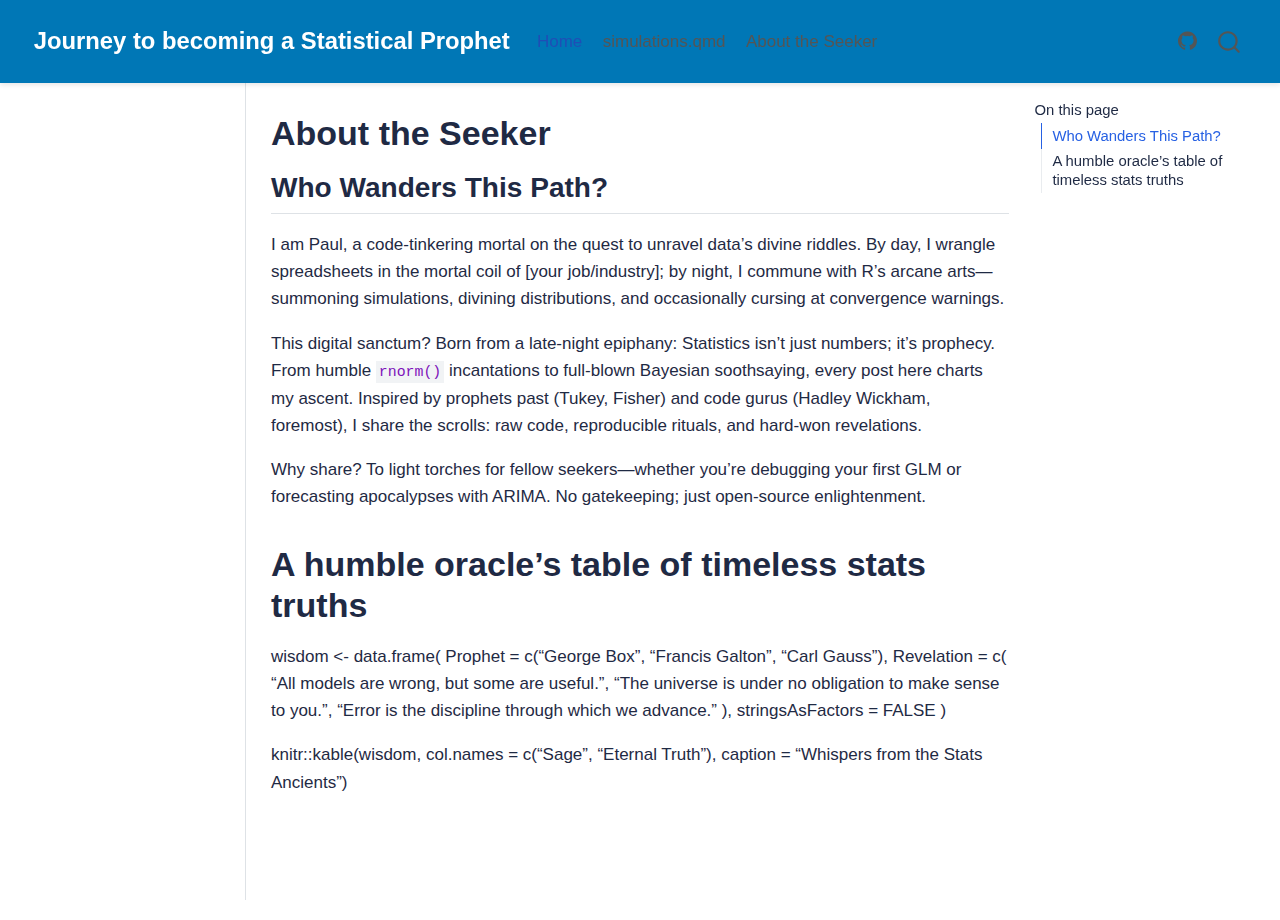
<file: docs/about.html>
<!DOCTYPE html>
<html xmlns="http://www.w3.org/1999/xhtml" lang="en" xml:lang="en"><head>

<meta charset="utf-8">
<meta name="generator" content="quarto-1.8.25">

<meta name="viewport" content="width=device-width, initial-scale=1.0, user-scalable=yes">


<title>About the Seeker – Journey to becoming a Statistical Prophet</title>
<style>
code{white-space: pre-wrap;}
span.smallcaps{font-variant: small-caps;}
div.columns{display: flex; gap: min(4vw, 1.5em);}
div.column{flex: auto; overflow-x: auto;}
div.hanging-indent{margin-left: 1.5em; text-indent: -1.5em;}
ul.task-list{list-style: none;}
ul.task-list li input[type="checkbox"] {
  width: 0.8em;
  margin: 0 0.8em 0.2em -1em; /* quarto-specific, see https://github.com/quarto-dev/quarto-cli/issues/4556 */ 
  vertical-align: middle;
}
</style>


<script src="site_libs/quarto-nav/quarto-nav.js"></script>
<script src="site_libs/quarto-nav/headroom.min.js"></script>
<script src="site_libs/clipboard/clipboard.min.js"></script>
<script src="site_libs/quarto-search/autocomplete.umd.js"></script>
<script src="site_libs/quarto-search/fuse.min.js"></script>
<script src="site_libs/quarto-search/quarto-search.js"></script>
<meta name="quarto:offset" content="./">
<script src="site_libs/quarto-html/quarto.js" type="module"></script>
<script src="site_libs/quarto-html/tabsets/tabsets.js" type="module"></script>
<script src="site_libs/quarto-html/axe/axe-check.js" type="module"></script>
<script src="site_libs/quarto-html/popper.min.js"></script>
<script src="site_libs/quarto-html/tippy.umd.min.js"></script>
<script src="site_libs/quarto-html/anchor.min.js"></script>
<link href="site_libs/quarto-html/tippy.css" rel="stylesheet">
<link href="site_libs/quarto-html/quarto-syntax-highlighting-7b89279ff1a6dce999919e0e67d4d9ec.css" rel="stylesheet" id="quarto-text-highlighting-styles">
<script src="site_libs/bootstrap/bootstrap.min.js"></script>
<link href="site_libs/bootstrap/bootstrap-icons.css" rel="stylesheet">
<link href="site_libs/bootstrap/bootstrap-0d43d66b11c2fa7aae04498a8a8b0758.min.css" rel="stylesheet" append-hash="true" id="quarto-bootstrap" data-mode="light">
<script id="quarto-search-options" type="application/json">{
  "location": "navbar",
  "copy-button": false,
  "collapse-after": 3,
  "panel-placement": "end",
  "type": "overlay",
  "limit": 50,
  "keyboard-shortcut": [
    "f",
    "/",
    "s"
  ],
  "show-item-context": false,
  "language": {
    "search-no-results-text": "No results",
    "search-matching-documents-text": "matching documents",
    "search-copy-link-title": "Copy link to search",
    "search-hide-matches-text": "Hide additional matches",
    "search-more-match-text": "more match in this document",
    "search-more-matches-text": "more matches in this document",
    "search-clear-button-title": "Clear",
    "search-text-placeholder": "",
    "search-detached-cancel-button-title": "Cancel",
    "search-submit-button-title": "Submit",
    "search-label": "Search"
  }
}</script>


<link rel="stylesheet" href="styles.css">
</head>

<body class="nav-sidebar docked nav-fixed quarto-light">

<div id="quarto-search-results"></div>
  <header id="quarto-header" class="headroom fixed-top">
    <nav class="navbar navbar-expand-lg " data-bs-theme="dark">
      <div class="navbar-container container-fluid">
      <div class="navbar-brand-container mx-auto">
    <a href="./index.html" class="navbar-brand navbar-brand-logo">
    </a>
    <a class="navbar-brand" href="./index.html">
    <span class="navbar-title">Journey to becoming a Statistical Prophet</span>
    </a>
  </div>
            <div id="quarto-search" class="" title="Search"></div>
          <button class="navbar-toggler" type="button" data-bs-toggle="collapse" data-bs-target="#navbarCollapse" aria-controls="navbarCollapse" role="menu" aria-expanded="false" aria-label="Toggle navigation" onclick="if (window.quartoToggleHeadroom) { window.quartoToggleHeadroom(); }">
  <span class="navbar-toggler-icon"></span>
</button>
          <div class="collapse navbar-collapse" id="navbarCollapse">
            <ul class="navbar-nav navbar-nav-scroll me-auto">
  <li class="nav-item">
    <a class="nav-link active" href="./index.html" aria-current="page"> 
<span class="menu-text">Home</span></a>
  </li>  
  <li class="nav-item">
    <span class="nav-link">
<span class="menu-text">simulations.qmd</span>
    </span>
  </li>  
  <li class="nav-item">
    <a class="nav-link" href="./about.html"> 
<span class="menu-text">About the Seeker</span></a>
  </li>  
</ul>
            <ul class="navbar-nav navbar-nav-scroll ms-auto">
  <li class="nav-item compact">
    <a class="nav-link" href="http://github.com/paul-kimani/Journey-to-becoming-a-Statistical-Prophet"> <i class="bi bi-github" role="img">
</i> 
<span class="menu-text"></span></a>
  </li>  
</ul>
          </div> <!-- /navcollapse -->
            <div class="quarto-navbar-tools">
</div>
      </div> <!-- /container-fluid -->
    </nav>
  <nav class="quarto-secondary-nav">
    <div class="container-fluid d-flex">
      <button type="button" class="quarto-btn-toggle btn" data-bs-toggle="collapse" role="button" data-bs-target=".quarto-sidebar-collapse-item" aria-controls="quarto-sidebar" aria-expanded="false" aria-label="Toggle sidebar navigation" onclick="if (window.quartoToggleHeadroom) { window.quartoToggleHeadroom(); }">
        <i class="bi bi-layout-text-sidebar-reverse"></i>
      </button>
        <nav class="quarto-page-breadcrumbs" aria-label="breadcrumb"><ol class="breadcrumb"><li class="breadcrumb-item">About the Seeker</li></ol></nav>
        <a class="flex-grow-1" role="navigation" data-bs-toggle="collapse" data-bs-target=".quarto-sidebar-collapse-item" aria-controls="quarto-sidebar" aria-expanded="false" aria-label="Toggle sidebar navigation" onclick="if (window.quartoToggleHeadroom) { window.quartoToggleHeadroom(); }">      
        </a>
    </div>
  </nav>
</header>
<!-- content -->
<div id="quarto-content" class="quarto-container page-columns page-rows-contents page-layout-article page-navbar">
<!-- sidebar -->
  <nav id="quarto-sidebar" class="sidebar collapse collapse-horizontal quarto-sidebar-collapse-item sidebar-navigation docked overflow-auto">
    <div class="pt-lg-2 mt-2 text-left sidebar-header">
      <a href="./index.html" class="sidebar-logo-link">
      </a>
      </div>
</nav>
<div id="quarto-sidebar-glass" class="quarto-sidebar-collapse-item" data-bs-toggle="collapse" data-bs-target=".quarto-sidebar-collapse-item"></div>
<!-- margin-sidebar -->
    <div id="quarto-margin-sidebar" class="sidebar margin-sidebar">
        <nav id="TOC" role="doc-toc" class="toc-active">
    <h2 id="toc-title">On this page</h2>
   
  <ul>
  <li><a href="#who-wanders-this-path" id="toc-who-wanders-this-path" class="nav-link active" data-scroll-target="#who-wanders-this-path">Who Wanders This Path?</a></li>
  <li><a href="#a-humble-oracles-table-of-timeless-stats-truths" id="toc-a-humble-oracles-table-of-timeless-stats-truths" class="nav-link" data-scroll-target="#a-humble-oracles-table-of-timeless-stats-truths">A humble oracle’s table of timeless stats truths</a></li>
  </ul>
</nav>
    </div>
<!-- main -->
<main class="content" id="quarto-document-content">

<header id="title-block-header" class="quarto-title-block default">
<div class="quarto-title">
<h1 class="title">About the Seeker</h1>
</div>



<div class="quarto-title-meta">

    
  
    
  </div>
  


</header>


<section id="who-wanders-this-path" class="level2">
<h2 class="anchored" data-anchor-id="who-wanders-this-path">Who Wanders This Path?</h2>
<p>I am Paul, a code-tinkering mortal on the quest to unravel data’s divine riddles. By day, I wrangle spreadsheets in the mortal coil of [your job/industry]; by night, I commune with R’s arcane arts—summoning simulations, divining distributions, and occasionally cursing at convergence warnings.</p>
<p>This digital sanctum? Born from a late-night epiphany: Statistics isn’t just numbers; it’s prophecy. From humble <code>rnorm()</code> incantations to full-blown Bayesian soothsaying, every post here charts my ascent. Inspired by prophets past (Tukey, Fisher) and code gurus (Hadley Wickham, foremost), I share the scrolls: raw code, reproducible rituals, and hard-won revelations.</p>
<p>Why share? To light torches for fellow seekers—whether you’re debugging your first GLM or forecasting apocalypses with ARIMA. No gatekeeping; just open-source enlightenment.</p>
</section>
<section id="a-humble-oracles-table-of-timeless-stats-truths" class="level1">
<h1>A humble oracle’s table of timeless stats truths</h1>
<p>wisdom &lt;- data.frame( Prophet = c(“George Box”, “Francis Galton”, “Carl Gauss”), Revelation = c( “All models are wrong, but some are useful.”, “The universe is under no obligation to make sense to you.”, “Error is the discipline through which we advance.” ), stringsAsFactors = FALSE )</p>
<p>knitr::kable(wisdom, col.names = c(“Sage”, “Eternal Truth”), caption = “Whispers from the Stats Ancients”)</p>


</section>

</main> <!-- /main -->
<script id="quarto-html-after-body" type="application/javascript">
  window.document.addEventListener("DOMContentLoaded", function (event) {
    const icon = "";
    const anchorJS = new window.AnchorJS();
    anchorJS.options = {
      placement: 'right',
      icon: icon
    };
    anchorJS.add('.anchored');
    const isCodeAnnotation = (el) => {
      for (const clz of el.classList) {
        if (clz.startsWith('code-annotation-')) {                     
          return true;
        }
      }
      return false;
    }
    const onCopySuccess = function(e) {
      // button target
      const button = e.trigger;
      // don't keep focus
      button.blur();
      // flash "checked"
      button.classList.add('code-copy-button-checked');
      var currentTitle = button.getAttribute("title");
      button.setAttribute("title", "Copied!");
      let tooltip;
      if (window.bootstrap) {
        button.setAttribute("data-bs-toggle", "tooltip");
        button.setAttribute("data-bs-placement", "left");
        button.setAttribute("data-bs-title", "Copied!");
        tooltip = new bootstrap.Tooltip(button, 
          { trigger: "manual", 
            customClass: "code-copy-button-tooltip",
            offset: [0, -8]});
        tooltip.show();    
      }
      setTimeout(function() {
        if (tooltip) {
          tooltip.hide();
          button.removeAttribute("data-bs-title");
          button.removeAttribute("data-bs-toggle");
          button.removeAttribute("data-bs-placement");
        }
        button.setAttribute("title", currentTitle);
        button.classList.remove('code-copy-button-checked');
      }, 1000);
      // clear code selection
      e.clearSelection();
    }
    const getTextToCopy = function(trigger) {
      const outerScaffold = trigger.parentElement.cloneNode(true);
      const codeEl = outerScaffold.querySelector('code');
      for (const childEl of codeEl.children) {
        if (isCodeAnnotation(childEl)) {
          childEl.remove();
        }
      }
      return codeEl.innerText;
    }
    const clipboard = new window.ClipboardJS('.code-copy-button:not([data-in-quarto-modal])', {
      text: getTextToCopy
    });
    clipboard.on('success', onCopySuccess);
    if (window.document.getElementById('quarto-embedded-source-code-modal')) {
      const clipboardModal = new window.ClipboardJS('.code-copy-button[data-in-quarto-modal]', {
        text: getTextToCopy,
        container: window.document.getElementById('quarto-embedded-source-code-modal')
      });
      clipboardModal.on('success', onCopySuccess);
    }
      var localhostRegex = new RegExp(/^(?:http|https):\/\/localhost\:?[0-9]*\//);
      var mailtoRegex = new RegExp(/^mailto:/);
        var filterRegex = new RegExp('/' + window.location.host + '/');
      var isInternal = (href) => {
          return filterRegex.test(href) || localhostRegex.test(href) || mailtoRegex.test(href);
      }
      // Inspect non-navigation links and adorn them if external
     var links = window.document.querySelectorAll('a[href]:not(.nav-link):not(.navbar-brand):not(.toc-action):not(.sidebar-link):not(.sidebar-item-toggle):not(.pagination-link):not(.no-external):not([aria-hidden]):not(.dropdown-item):not(.quarto-navigation-tool):not(.about-link)');
      for (var i=0; i<links.length; i++) {
        const link = links[i];
        if (!isInternal(link.href)) {
          // undo the damage that might have been done by quarto-nav.js in the case of
          // links that we want to consider external
          if (link.dataset.originalHref !== undefined) {
            link.href = link.dataset.originalHref;
          }
        }
      }
    function tippyHover(el, contentFn, onTriggerFn, onUntriggerFn) {
      const config = {
        allowHTML: true,
        maxWidth: 500,
        delay: 100,
        arrow: false,
        appendTo: function(el) {
            return el.parentElement;
        },
        interactive: true,
        interactiveBorder: 10,
        theme: 'quarto',
        placement: 'bottom-start',
      };
      if (contentFn) {
        config.content = contentFn;
      }
      if (onTriggerFn) {
        config.onTrigger = onTriggerFn;
      }
      if (onUntriggerFn) {
        config.onUntrigger = onUntriggerFn;
      }
      window.tippy(el, config); 
    }
    const noterefs = window.document.querySelectorAll('a[role="doc-noteref"]');
    for (var i=0; i<noterefs.length; i++) {
      const ref = noterefs[i];
      tippyHover(ref, function() {
        // use id or data attribute instead here
        let href = ref.getAttribute('data-footnote-href') || ref.getAttribute('href');
        try { href = new URL(href).hash; } catch {}
        const id = href.replace(/^#\/?/, "");
        const note = window.document.getElementById(id);
        if (note) {
          return note.innerHTML;
        } else {
          return "";
        }
      });
    }
    const xrefs = window.document.querySelectorAll('a.quarto-xref');
    const processXRef = (id, note) => {
      // Strip column container classes
      const stripColumnClz = (el) => {
        el.classList.remove("page-full", "page-columns");
        if (el.children) {
          for (const child of el.children) {
            stripColumnClz(child);
          }
        }
      }
      stripColumnClz(note)
      if (id === null || id.startsWith('sec-')) {
        // Special case sections, only their first couple elements
        const container = document.createElement("div");
        if (note.children && note.children.length > 2) {
          container.appendChild(note.children[0].cloneNode(true));
          for (let i = 1; i < note.children.length; i++) {
            const child = note.children[i];
            if (child.tagName === "P" && child.innerText === "") {
              continue;
            } else {
              container.appendChild(child.cloneNode(true));
              break;
            }
          }
          if (window.Quarto?.typesetMath) {
            window.Quarto.typesetMath(container);
          }
          return container.innerHTML
        } else {
          if (window.Quarto?.typesetMath) {
            window.Quarto.typesetMath(note);
          }
          return note.innerHTML;
        }
      } else {
        // Remove any anchor links if they are present
        const anchorLink = note.querySelector('a.anchorjs-link');
        if (anchorLink) {
          anchorLink.remove();
        }
        if (window.Quarto?.typesetMath) {
          window.Quarto.typesetMath(note);
        }
        if (note.classList.contains("callout")) {
          return note.outerHTML;
        } else {
          return note.innerHTML;
        }
      }
    }
    for (var i=0; i<xrefs.length; i++) {
      const xref = xrefs[i];
      tippyHover(xref, undefined, function(instance) {
        instance.disable();
        let url = xref.getAttribute('href');
        let hash = undefined; 
        if (url.startsWith('#')) {
          hash = url;
        } else {
          try { hash = new URL(url).hash; } catch {}
        }
        if (hash) {
          const id = hash.replace(/^#\/?/, "");
          const note = window.document.getElementById(id);
          if (note !== null) {
            try {
              const html = processXRef(id, note.cloneNode(true));
              instance.setContent(html);
            } finally {
              instance.enable();
              instance.show();
            }
          } else {
            // See if we can fetch this
            fetch(url.split('#')[0])
            .then(res => res.text())
            .then(html => {
              const parser = new DOMParser();
              const htmlDoc = parser.parseFromString(html, "text/html");
              const note = htmlDoc.getElementById(id);
              if (note !== null) {
                const html = processXRef(id, note);
                instance.setContent(html);
              } 
            }).finally(() => {
              instance.enable();
              instance.show();
            });
          }
        } else {
          // See if we can fetch a full url (with no hash to target)
          // This is a special case and we should probably do some content thinning / targeting
          fetch(url)
          .then(res => res.text())
          .then(html => {
            const parser = new DOMParser();
            const htmlDoc = parser.parseFromString(html, "text/html");
            const note = htmlDoc.querySelector('main.content');
            if (note !== null) {
              // This should only happen for chapter cross references
              // (since there is no id in the URL)
              // remove the first header
              if (note.children.length > 0 && note.children[0].tagName === "HEADER") {
                note.children[0].remove();
              }
              const html = processXRef(null, note);
              instance.setContent(html);
            } 
          }).finally(() => {
            instance.enable();
            instance.show();
          });
        }
      }, function(instance) {
      });
    }
        let selectedAnnoteEl;
        const selectorForAnnotation = ( cell, annotation) => {
          let cellAttr = 'data-code-cell="' + cell + '"';
          let lineAttr = 'data-code-annotation="' +  annotation + '"';
          const selector = 'span[' + cellAttr + '][' + lineAttr + ']';
          return selector;
        }
        const selectCodeLines = (annoteEl) => {
          const doc = window.document;
          const targetCell = annoteEl.getAttribute("data-target-cell");
          const targetAnnotation = annoteEl.getAttribute("data-target-annotation");
          const annoteSpan = window.document.querySelector(selectorForAnnotation(targetCell, targetAnnotation));
          const lines = annoteSpan.getAttribute("data-code-lines").split(",");
          const lineIds = lines.map((line) => {
            return targetCell + "-" + line;
          })
          let top = null;
          let height = null;
          let parent = null;
          if (lineIds.length > 0) {
              //compute the position of the single el (top and bottom and make a div)
              const el = window.document.getElementById(lineIds[0]);
              top = el.offsetTop;
              height = el.offsetHeight;
              parent = el.parentElement.parentElement;
            if (lineIds.length > 1) {
              const lastEl = window.document.getElementById(lineIds[lineIds.length - 1]);
              const bottom = lastEl.offsetTop + lastEl.offsetHeight;
              height = bottom - top;
            }
            if (top !== null && height !== null && parent !== null) {
              // cook up a div (if necessary) and position it 
              let div = window.document.getElementById("code-annotation-line-highlight");
              if (div === null) {
                div = window.document.createElement("div");
                div.setAttribute("id", "code-annotation-line-highlight");
                div.style.position = 'absolute';
                parent.appendChild(div);
              }
              div.style.top = top - 2 + "px";
              div.style.height = height + 4 + "px";
              div.style.left = 0;
              let gutterDiv = window.document.getElementById("code-annotation-line-highlight-gutter");
              if (gutterDiv === null) {
                gutterDiv = window.document.createElement("div");
                gutterDiv.setAttribute("id", "code-annotation-line-highlight-gutter");
                gutterDiv.style.position = 'absolute';
                const codeCell = window.document.getElementById(targetCell);
                const gutter = codeCell.querySelector('.code-annotation-gutter');
                gutter.appendChild(gutterDiv);
              }
              gutterDiv.style.top = top - 2 + "px";
              gutterDiv.style.height = height + 4 + "px";
            }
            selectedAnnoteEl = annoteEl;
          }
        };
        const unselectCodeLines = () => {
          const elementsIds = ["code-annotation-line-highlight", "code-annotation-line-highlight-gutter"];
          elementsIds.forEach((elId) => {
            const div = window.document.getElementById(elId);
            if (div) {
              div.remove();
            }
          });
          selectedAnnoteEl = undefined;
        };
          // Handle positioning of the toggle
      window.addEventListener(
        "resize",
        throttle(() => {
          elRect = undefined;
          if (selectedAnnoteEl) {
            selectCodeLines(selectedAnnoteEl);
          }
        }, 10)
      );
      function throttle(fn, ms) {
      let throttle = false;
      let timer;
        return (...args) => {
          if(!throttle) { // first call gets through
              fn.apply(this, args);
              throttle = true;
          } else { // all the others get throttled
              if(timer) clearTimeout(timer); // cancel #2
              timer = setTimeout(() => {
                fn.apply(this, args);
                timer = throttle = false;
              }, ms);
          }
        };
      }
        // Attach click handler to the DT
        const annoteDls = window.document.querySelectorAll('dt[data-target-cell]');
        for (const annoteDlNode of annoteDls) {
          annoteDlNode.addEventListener('click', (event) => {
            const clickedEl = event.target;
            if (clickedEl !== selectedAnnoteEl) {
              unselectCodeLines();
              const activeEl = window.document.querySelector('dt[data-target-cell].code-annotation-active');
              if (activeEl) {
                activeEl.classList.remove('code-annotation-active');
              }
              selectCodeLines(clickedEl);
              clickedEl.classList.add('code-annotation-active');
            } else {
              // Unselect the line
              unselectCodeLines();
              clickedEl.classList.remove('code-annotation-active');
            }
          });
        }
    const findCites = (el) => {
      const parentEl = el.parentElement;
      if (parentEl) {
        const cites = parentEl.dataset.cites;
        if (cites) {
          return {
            el,
            cites: cites.split(' ')
          };
        } else {
          return findCites(el.parentElement)
        }
      } else {
        return undefined;
      }
    };
    var bibliorefs = window.document.querySelectorAll('a[role="doc-biblioref"]');
    for (var i=0; i<bibliorefs.length; i++) {
      const ref = bibliorefs[i];
      const citeInfo = findCites(ref);
      if (citeInfo) {
        tippyHover(citeInfo.el, function() {
          var popup = window.document.createElement('div');
          citeInfo.cites.forEach(function(cite) {
            var citeDiv = window.document.createElement('div');
            citeDiv.classList.add('hanging-indent');
            citeDiv.classList.add('csl-entry');
            var biblioDiv = window.document.getElementById('ref-' + cite);
            if (biblioDiv) {
              citeDiv.innerHTML = biblioDiv.innerHTML;
            }
            popup.appendChild(citeDiv);
          });
          return popup.innerHTML;
        });
      }
    }
  });
  </script>
</div> <!-- /content -->




</body></html>
</file>
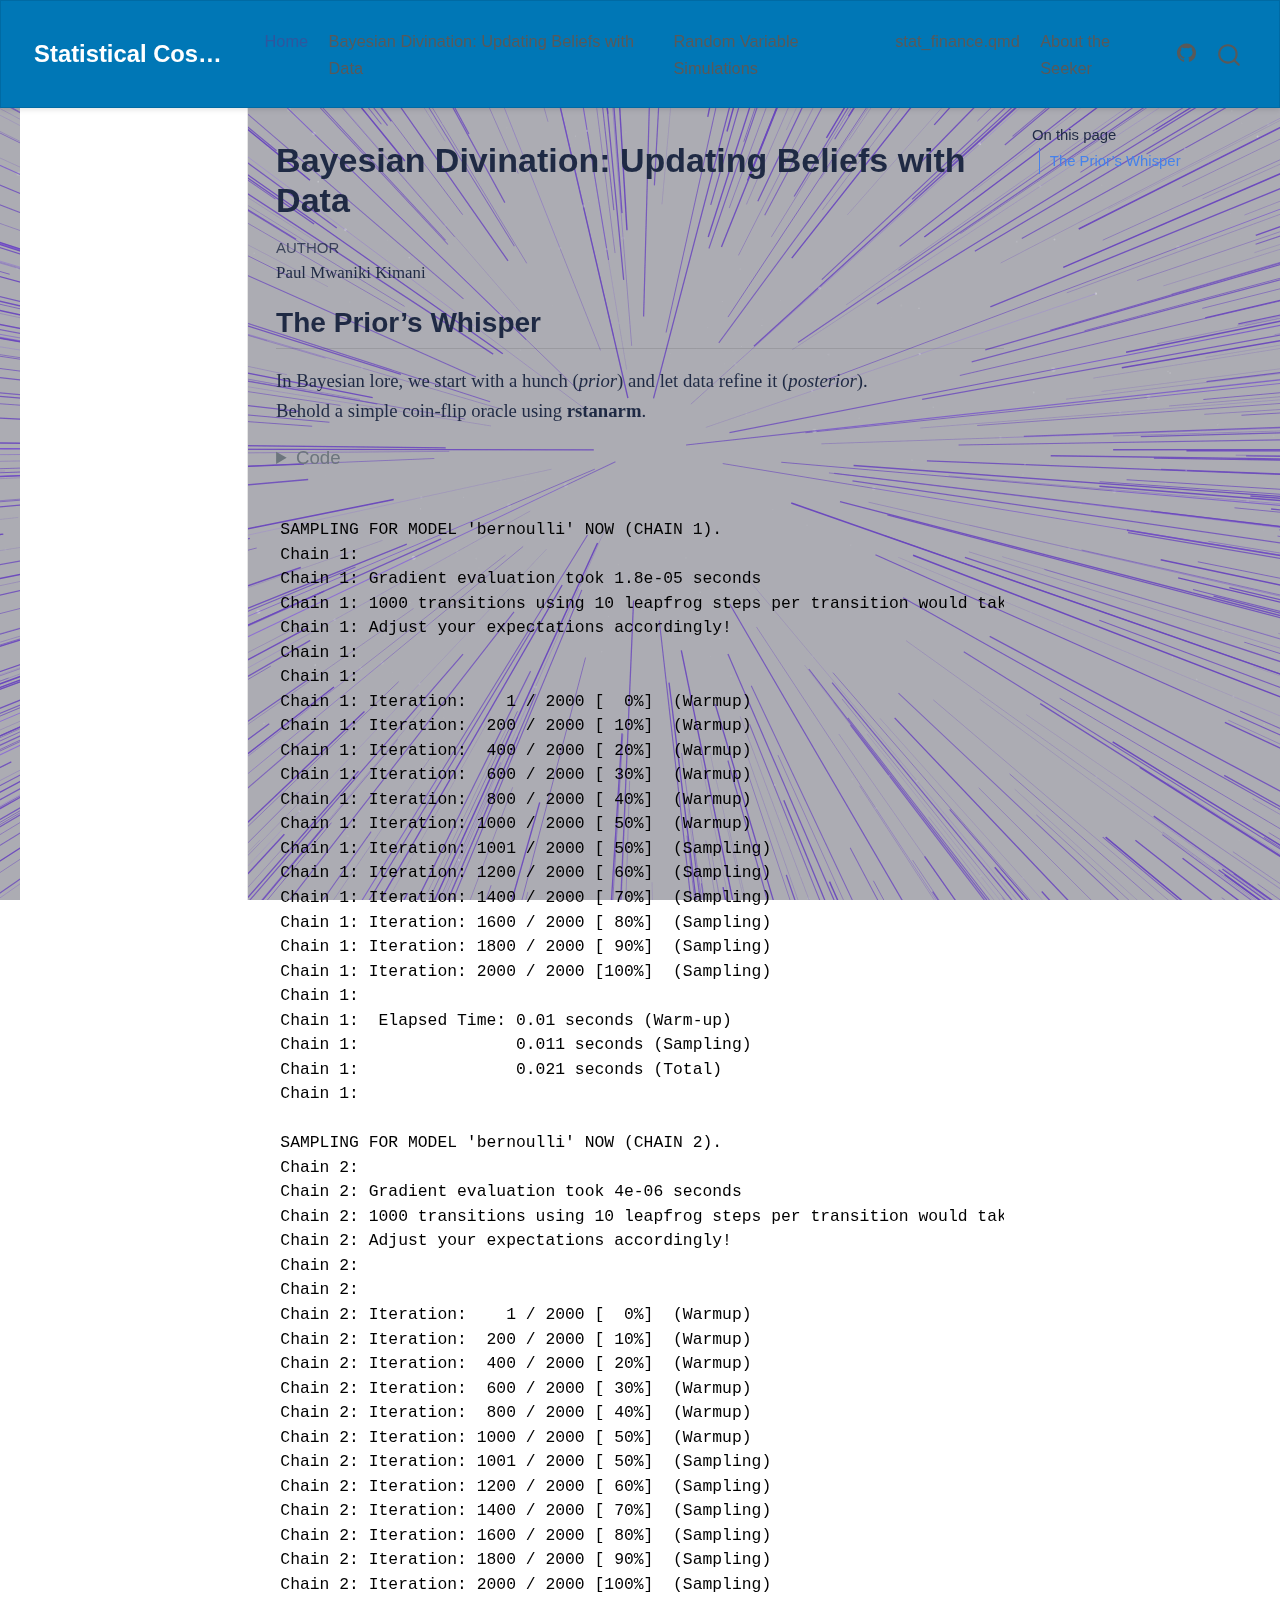
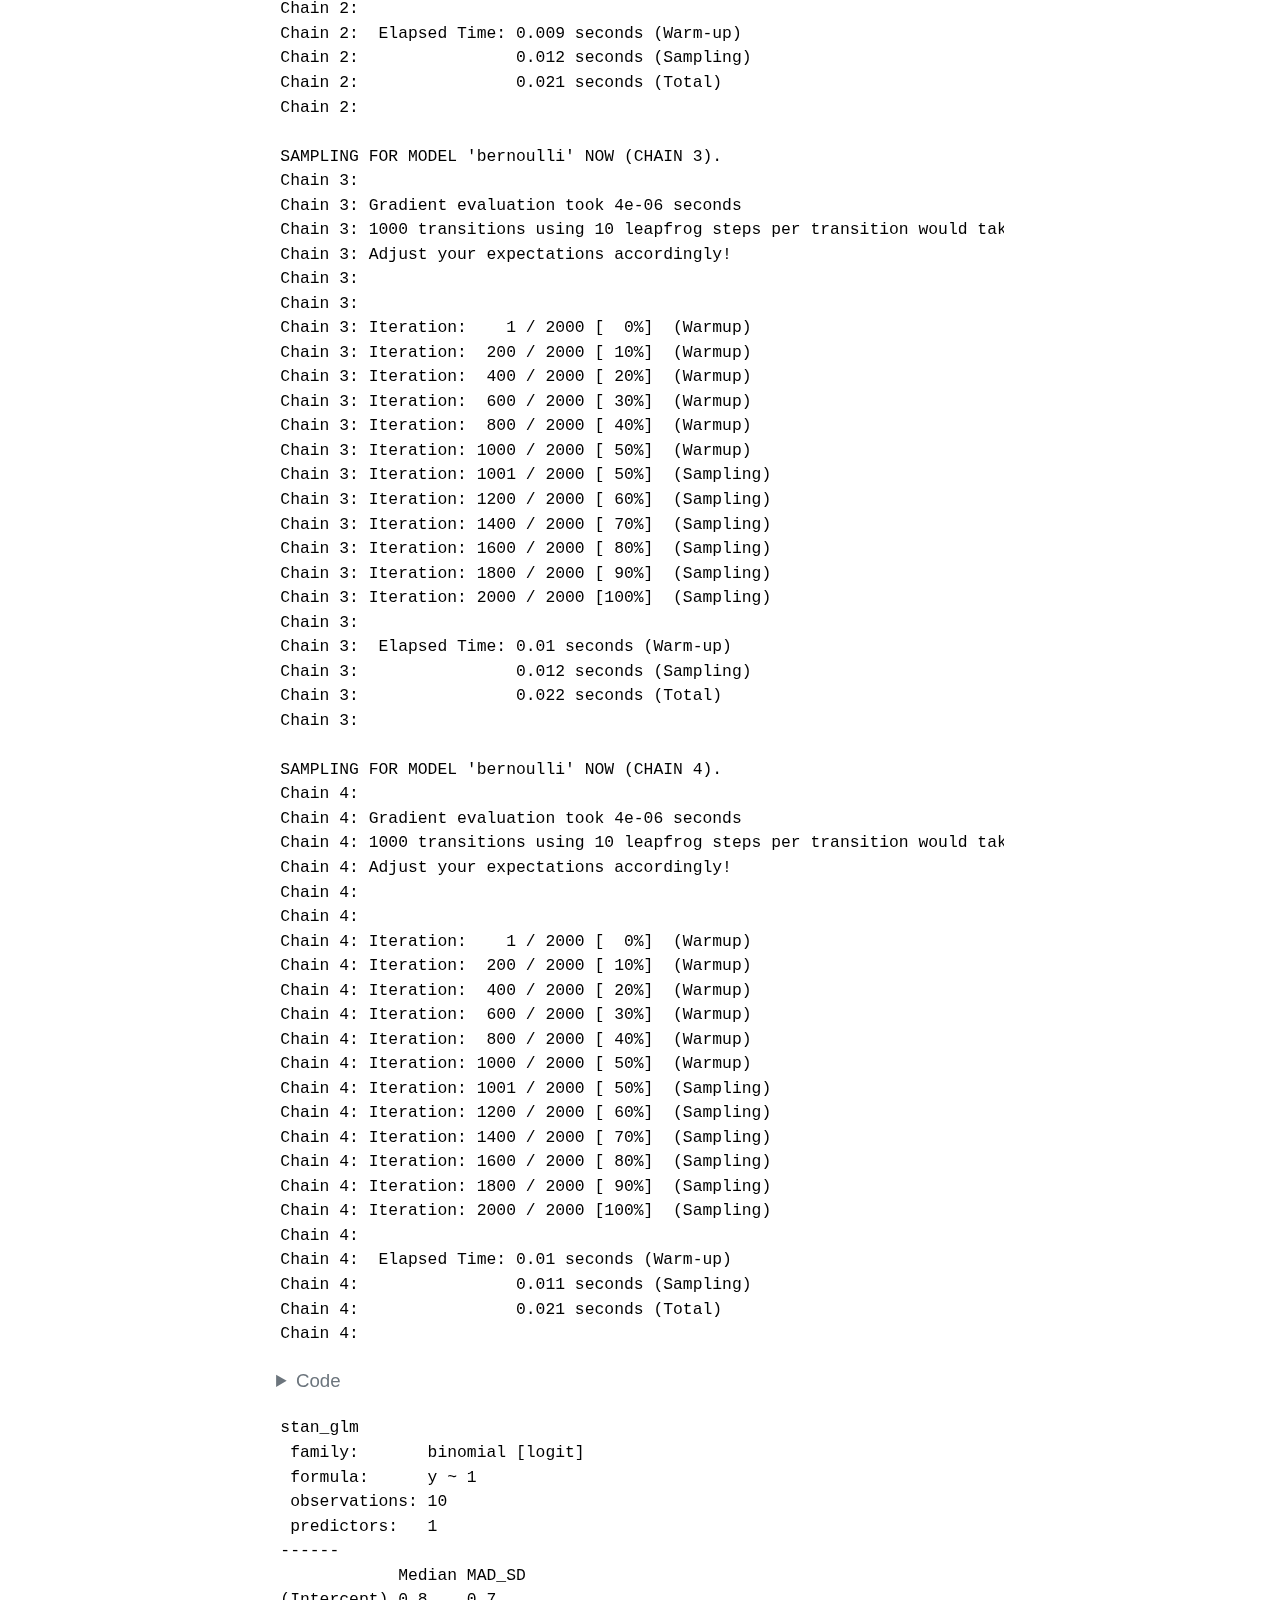
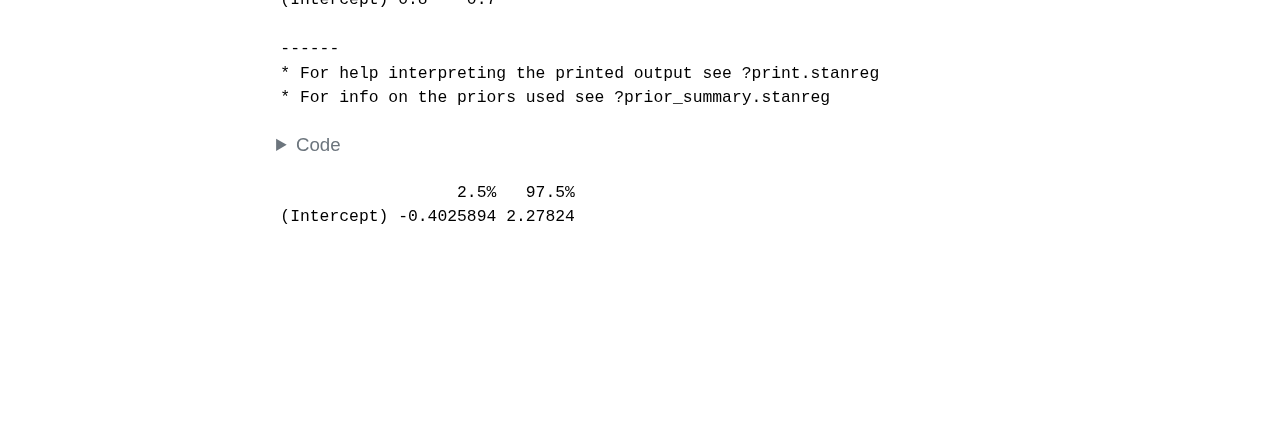
<file: docs/bayesian-divination.html>
<!DOCTYPE html>
<html xmlns="http://www.w3.org/1999/xhtml" lang="en" xml:lang="en"><head>

<meta charset="utf-8">
<meta name="generator" content="quarto-1.8.25">

<meta name="viewport" content="width=device-width, initial-scale=1.0, user-scalable=yes">

<meta name="author" content="Paul Mwaniki Kimani">

<title>Bayesian Divination: Updating Beliefs with Data – Statistical Cosmos</title>
<style>
code{white-space: pre-wrap;}
span.smallcaps{font-variant: small-caps;}
div.columns{display: flex; gap: min(4vw, 1.5em);}
div.column{flex: auto; overflow-x: auto;}
div.hanging-indent{margin-left: 1.5em; text-indent: -1.5em;}
ul.task-list{list-style: none;}
ul.task-list li input[type="checkbox"] {
  width: 0.8em;
  margin: 0 0.8em 0.2em -1em; /* quarto-specific, see https://github.com/quarto-dev/quarto-cli/issues/4556 */ 
  vertical-align: middle;
}
/* CSS for syntax highlighting */
html { -webkit-text-size-adjust: 100%; }
pre > code.sourceCode { white-space: pre; position: relative; }
pre > code.sourceCode > span { display: inline-block; line-height: 1.25; }
pre > code.sourceCode > span:empty { height: 1.2em; }
.sourceCode { overflow: visible; }
code.sourceCode > span { color: inherit; text-decoration: inherit; }
div.sourceCode { margin: 1em 0; }
pre.sourceCode { margin: 0; }
@media screen {
div.sourceCode { overflow: auto; }
}
@media print {
pre > code.sourceCode { white-space: pre-wrap; }
pre > code.sourceCode > span { text-indent: -5em; padding-left: 5em; }
}
pre.numberSource code
  { counter-reset: source-line 0; }
pre.numberSource code > span
  { position: relative; left: -4em; counter-increment: source-line; }
pre.numberSource code > span > a:first-child::before
  { content: counter(source-line);
    position: relative; left: -1em; text-align: right; vertical-align: baseline;
    border: none; display: inline-block;
    -webkit-touch-callout: none; -webkit-user-select: none;
    -khtml-user-select: none; -moz-user-select: none;
    -ms-user-select: none; user-select: none;
    padding: 0 4px; width: 4em;
  }
pre.numberSource { margin-left: 3em;  padding-left: 4px; }
div.sourceCode
  {   }
@media screen {
pre > code.sourceCode > span > a:first-child::before { text-decoration: underline; }
}
</style>


<script src="site_libs/quarto-nav/quarto-nav.js"></script>
<script src="site_libs/quarto-nav/headroom.min.js"></script>
<script src="site_libs/clipboard/clipboard.min.js"></script>
<script src="site_libs/quarto-search/autocomplete.umd.js"></script>
<script src="site_libs/quarto-search/fuse.min.js"></script>
<script src="site_libs/quarto-search/quarto-search.js"></script>
<meta name="quarto:offset" content="./">
<script src="site_libs/quarto-html/quarto.js" type="module"></script>
<script src="site_libs/quarto-html/tabsets/tabsets.js" type="module"></script>
<script src="site_libs/quarto-html/axe/axe-check.js" type="module"></script>
<script src="site_libs/quarto-html/popper.min.js"></script>
<script src="site_libs/quarto-html/tippy.umd.min.js"></script>
<script src="site_libs/quarto-html/anchor.min.js"></script>
<link href="site_libs/quarto-html/tippy.css" rel="stylesheet">
<link href="site_libs/quarto-html/quarto-syntax-highlighting-7b89279ff1a6dce999919e0e67d4d9ec.css" rel="stylesheet" id="quarto-text-highlighting-styles">
<script src="site_libs/bootstrap/bootstrap.min.js"></script>
<link href="site_libs/bootstrap/bootstrap-icons.css" rel="stylesheet">
<link href="site_libs/bootstrap/bootstrap-6ed4a91cb02c6c931847aa17a3879270.min.css" rel="stylesheet" append-hash="true" id="quarto-bootstrap" data-mode="light">
<script id="quarto-search-options" type="application/json">{
  "location": "navbar",
  "copy-button": false,
  "collapse-after": 3,
  "panel-placement": "end",
  "type": "overlay",
  "limit": 50,
  "keyboard-shortcut": [
    "f",
    "/",
    "s"
  ],
  "show-item-context": false,
  "language": {
    "search-no-results-text": "No results",
    "search-matching-documents-text": "matching documents",
    "search-copy-link-title": "Copy link to search",
    "search-hide-matches-text": "Hide additional matches",
    "search-more-match-text": "more match in this document",
    "search-more-matches-text": "more matches in this document",
    "search-clear-button-title": "Clear",
    "search-text-placeholder": "",
    "search-detached-cancel-button-title": "Cancel",
    "search-submit-button-title": "Submit",
    "search-label": "Search"
  }
}</script>
<link rel="stylesheet" href="https://fonts.googleapis.com/css2?family=Source+Sans+Pro:wght@400;600&amp;family=JetBrains+Mono&amp;display=swap">
</head><body class="nav-sidebar docked nav-fixed quarto-light"><canvas id="starfield" style="position: fixed; top: 0; left: 0; width: 100%; height: 100%; z-index: -1;"></canvas>
<script src="starfield.js"></script>


<link rel="stylesheet" href="styles.css">




<div id="quarto-search-results"></div>
  <header id="quarto-header" class="headroom fixed-top">
    <nav class="navbar navbar-expand-lg " data-bs-theme="dark">
      <div class="navbar-container container-fluid">
      <div class="navbar-brand-container mx-auto">
    <a href="./index.html" class="navbar-brand navbar-brand-logo">
    </a>
    <a class="navbar-brand" href="./index.html">
    <span class="navbar-title">Statistical Cosmos</span>
    </a>
  </div>
            <div id="quarto-search" class="" title="Search"></div>
          <button class="navbar-toggler" type="button" data-bs-toggle="collapse" data-bs-target="#navbarCollapse" aria-controls="navbarCollapse" role="menu" aria-expanded="false" aria-label="Toggle navigation" onclick="if (window.quartoToggleHeadroom) { window.quartoToggleHeadroom(); }">
  <span class="navbar-toggler-icon"></span>
</button>
          <div class="collapse navbar-collapse" id="navbarCollapse">
            <ul class="navbar-nav navbar-nav-scroll me-auto">
  <li class="nav-item">
    <a class="nav-link active" href="./index.html" aria-current="page"> 
<span class="menu-text">Home</span></a>
  </li>  
  <li class="nav-item">
    <a class="nav-link" href="./bayesian-divination.html"> 
<span class="menu-text">Bayesian Divination: Updating Beliefs with Data</span></a>
  </li>  
  <li class="nav-item">
    <a class="nav-link" href="./simulations.html"> 
<span class="menu-text">Random Variable Simulations</span></a>
  </li>  
  <li class="nav-item">
    <span class="nav-link">
<span class="menu-text">stat_finance.qmd</span>
    </span>
  </li>  
  <li class="nav-item">
    <a class="nav-link" href="./about.html"> 
<span class="menu-text">About the Seeker</span></a>
  </li>  
</ul>
            <ul class="navbar-nav navbar-nav-scroll ms-auto">
  <li class="nav-item compact">
    <a class="nav-link" href="http://github.com/paul-kimani/Journey-to-becoming-a-Statistical-Prophet"> <i class="bi bi-github" role="img">
</i> 
<span class="menu-text"></span></a>
  </li>  
</ul>
          </div> <!-- /navcollapse -->
            <div class="quarto-navbar-tools">
</div>
      </div> <!-- /container-fluid -->
    </nav>
  <nav class="quarto-secondary-nav">
    <div class="container-fluid d-flex">
      <button type="button" class="quarto-btn-toggle btn" data-bs-toggle="collapse" role="button" data-bs-target=".quarto-sidebar-collapse-item" aria-controls="quarto-sidebar" aria-expanded="false" aria-label="Toggle sidebar navigation" onclick="if (window.quartoToggleHeadroom) { window.quartoToggleHeadroom(); }">
        <i class="bi bi-layout-text-sidebar-reverse"></i>
      </button>
        <nav class="quarto-page-breadcrumbs" aria-label="breadcrumb"><ol class="breadcrumb"><li class="breadcrumb-item">Bayesian Divination: Updating Beliefs with Data</li></ol></nav>
        <a class="flex-grow-1" role="navigation" data-bs-toggle="collapse" data-bs-target=".quarto-sidebar-collapse-item" aria-controls="quarto-sidebar" aria-expanded="false" aria-label="Toggle sidebar navigation" onclick="if (window.quartoToggleHeadroom) { window.quartoToggleHeadroom(); }">      
        </a>
    </div>
  </nav>
</header>
<!-- content -->
<div id="quarto-content" class="quarto-container page-columns page-rows-contents page-layout-article page-navbar">
<!-- sidebar -->
  <nav id="quarto-sidebar" class="sidebar collapse collapse-horizontal quarto-sidebar-collapse-item sidebar-navigation docked overflow-auto">
    <div class="pt-lg-2 mt-2 text-left sidebar-header">
      <a href="./index.html" class="sidebar-logo-link">
      </a>
      </div>
</nav>
<div id="quarto-sidebar-glass" class="quarto-sidebar-collapse-item" data-bs-toggle="collapse" data-bs-target=".quarto-sidebar-collapse-item"></div>
<!-- margin-sidebar -->
    <div id="quarto-margin-sidebar" class="sidebar margin-sidebar">
        <nav id="TOC" role="doc-toc" class="toc-active">
    <h2 id="toc-title">On this page</h2>
   
  <ul>
  <li><a href="#the-priors-whisper" id="toc-the-priors-whisper" class="nav-link active" data-scroll-target="#the-priors-whisper">The Prior’s Whisper</a></li>
  </ul>
</nav>
    </div>
<!-- main -->
<main class="content" id="quarto-document-content">

<header id="title-block-header" class="quarto-title-block default">
<div class="quarto-title">
<h1 class="title">Bayesian Divination: Updating Beliefs with Data</h1>
</div>



<div class="quarto-title-meta">

    <div>
    <div class="quarto-title-meta-heading">Author</div>
    <div class="quarto-title-meta-contents">
             <p>Paul Mwaniki Kimani </p>
          </div>
  </div>
    
  
    
  </div>
  


</header>


<section id="the-priors-whisper" class="level2">
<h2 class="anchored" data-anchor-id="the-priors-whisper">The Prior’s Whisper</h2>
<p>In Bayesian lore, we start with a hunch (<em>prior</em>) and let data refine it (<em>posterior</em>).<br>
Behold a simple coin-flip oracle using <strong>rstanarm</strong>.</p>
<div class="cell">
<details class="code-fold">
<summary>Code</summary>
<div class="code-copy-outer-scaffold"><div class="sourceCode cell-code" id="cb1"><pre class="sourceCode r code-with-copy"><code class="sourceCode r"><span id="cb1-1"><a href="#cb1-1" aria-hidden="true" tabindex="-1"></a><span class="co">#knitr::opts_chunk$set(</span></span>
<span id="cb1-2"><a href="#cb1-2" aria-hidden="true" tabindex="-1"></a><span class="co">#   echo = true,</span></span>
<span id="cb1-3"><a href="#cb1-3" aria-hidden="true" tabindex="-1"></a><span class="co">#   message = TRUE,</span></span>
<span id="cb1-4"><a href="#cb1-4" aria-hidden="true" tabindex="-1"></a><span class="co">#   warning = TRUE</span></span>
<span id="cb1-5"><a href="#cb1-5" aria-hidden="true" tabindex="-1"></a><span class="co">#)</span></span>
<span id="cb1-6"><a href="#cb1-6" aria-hidden="true" tabindex="-1"></a><span class="co">#install.packages("rstanarm")</span></span>
<span id="cb1-7"><a href="#cb1-7" aria-hidden="true" tabindex="-1"></a><span class="fu">library</span>(rstanarm)</span>
<span id="cb1-8"><a href="#cb1-8" aria-hidden="true" tabindex="-1"></a></span>
<span id="cb1-9"><a href="#cb1-9" aria-hidden="true" tabindex="-1"></a><span class="co"># Simulated flips: 7 heads in 10 tosses</span></span>
<span id="cb1-10"><a href="#cb1-10" aria-hidden="true" tabindex="-1"></a>data <span class="ot">&lt;-</span> <span class="fu">data.frame</span>(<span class="at">y =</span> <span class="fu">c</span>(<span class="fu">rep</span>(<span class="dv">1</span>,<span class="dv">7</span>), <span class="fu">rep</span>(<span class="dv">0</span>,<span class="dv">3</span>)))  <span class="co"># 1 = head</span></span>
<span id="cb1-11"><a href="#cb1-11" aria-hidden="true" tabindex="-1"></a></span>
<span id="cb1-12"><a href="#cb1-12" aria-hidden="true" tabindex="-1"></a><span class="co"># Divination model</span></span>
<span id="cb1-13"><a href="#cb1-13" aria-hidden="true" tabindex="-1"></a>model <span class="ot">&lt;-</span> <span class="fu">stan_glm</span>(y <span class="sc">~</span> <span class="dv">1</span>, <span class="at">family =</span> <span class="fu">binomial</span>(<span class="at">link =</span> <span class="st">"logit"</span>), <span class="at">data =</span> data)</span></code></pre></div><button title="Copy to Clipboard" class="code-copy-button"><i class="bi"></i></button></div>
</details>
<div class="cell-output cell-output-stdout">
<pre><code>
SAMPLING FOR MODEL 'bernoulli' NOW (CHAIN 1).
Chain 1: 
Chain 1: Gradient evaluation took 1.8e-05 seconds
Chain 1: 1000 transitions using 10 leapfrog steps per transition would take 0.18 seconds.
Chain 1: Adjust your expectations accordingly!
Chain 1: 
Chain 1: 
Chain 1: Iteration:    1 / 2000 [  0%]  (Warmup)
Chain 1: Iteration:  200 / 2000 [ 10%]  (Warmup)
Chain 1: Iteration:  400 / 2000 [ 20%]  (Warmup)
Chain 1: Iteration:  600 / 2000 [ 30%]  (Warmup)
Chain 1: Iteration:  800 / 2000 [ 40%]  (Warmup)
Chain 1: Iteration: 1000 / 2000 [ 50%]  (Warmup)
Chain 1: Iteration: 1001 / 2000 [ 50%]  (Sampling)
Chain 1: Iteration: 1200 / 2000 [ 60%]  (Sampling)
Chain 1: Iteration: 1400 / 2000 [ 70%]  (Sampling)
Chain 1: Iteration: 1600 / 2000 [ 80%]  (Sampling)
Chain 1: Iteration: 1800 / 2000 [ 90%]  (Sampling)
Chain 1: Iteration: 2000 / 2000 [100%]  (Sampling)
Chain 1: 
Chain 1:  Elapsed Time: 0.01 seconds (Warm-up)
Chain 1:                0.011 seconds (Sampling)
Chain 1:                0.021 seconds (Total)
Chain 1: 

SAMPLING FOR MODEL 'bernoulli' NOW (CHAIN 2).
Chain 2: 
Chain 2: Gradient evaluation took 4e-06 seconds
Chain 2: 1000 transitions using 10 leapfrog steps per transition would take 0.04 seconds.
Chain 2: Adjust your expectations accordingly!
Chain 2: 
Chain 2: 
Chain 2: Iteration:    1 / 2000 [  0%]  (Warmup)
Chain 2: Iteration:  200 / 2000 [ 10%]  (Warmup)
Chain 2: Iteration:  400 / 2000 [ 20%]  (Warmup)
Chain 2: Iteration:  600 / 2000 [ 30%]  (Warmup)
Chain 2: Iteration:  800 / 2000 [ 40%]  (Warmup)
Chain 2: Iteration: 1000 / 2000 [ 50%]  (Warmup)
Chain 2: Iteration: 1001 / 2000 [ 50%]  (Sampling)
Chain 2: Iteration: 1200 / 2000 [ 60%]  (Sampling)
Chain 2: Iteration: 1400 / 2000 [ 70%]  (Sampling)
Chain 2: Iteration: 1600 / 2000 [ 80%]  (Sampling)
Chain 2: Iteration: 1800 / 2000 [ 90%]  (Sampling)
Chain 2: Iteration: 2000 / 2000 [100%]  (Sampling)
Chain 2: 
Chain 2:  Elapsed Time: 0.009 seconds (Warm-up)
Chain 2:                0.012 seconds (Sampling)
Chain 2:                0.021 seconds (Total)
Chain 2: 

SAMPLING FOR MODEL 'bernoulli' NOW (CHAIN 3).
Chain 3: 
Chain 3: Gradient evaluation took 4e-06 seconds
Chain 3: 1000 transitions using 10 leapfrog steps per transition would take 0.04 seconds.
Chain 3: Adjust your expectations accordingly!
Chain 3: 
Chain 3: 
Chain 3: Iteration:    1 / 2000 [  0%]  (Warmup)
Chain 3: Iteration:  200 / 2000 [ 10%]  (Warmup)
Chain 3: Iteration:  400 / 2000 [ 20%]  (Warmup)
Chain 3: Iteration:  600 / 2000 [ 30%]  (Warmup)
Chain 3: Iteration:  800 / 2000 [ 40%]  (Warmup)
Chain 3: Iteration: 1000 / 2000 [ 50%]  (Warmup)
Chain 3: Iteration: 1001 / 2000 [ 50%]  (Sampling)
Chain 3: Iteration: 1200 / 2000 [ 60%]  (Sampling)
Chain 3: Iteration: 1400 / 2000 [ 70%]  (Sampling)
Chain 3: Iteration: 1600 / 2000 [ 80%]  (Sampling)
Chain 3: Iteration: 1800 / 2000 [ 90%]  (Sampling)
Chain 3: Iteration: 2000 / 2000 [100%]  (Sampling)
Chain 3: 
Chain 3:  Elapsed Time: 0.01 seconds (Warm-up)
Chain 3:                0.012 seconds (Sampling)
Chain 3:                0.022 seconds (Total)
Chain 3: 

SAMPLING FOR MODEL 'bernoulli' NOW (CHAIN 4).
Chain 4: 
Chain 4: Gradient evaluation took 4e-06 seconds
Chain 4: 1000 transitions using 10 leapfrog steps per transition would take 0.04 seconds.
Chain 4: Adjust your expectations accordingly!
Chain 4: 
Chain 4: 
Chain 4: Iteration:    1 / 2000 [  0%]  (Warmup)
Chain 4: Iteration:  200 / 2000 [ 10%]  (Warmup)
Chain 4: Iteration:  400 / 2000 [ 20%]  (Warmup)
Chain 4: Iteration:  600 / 2000 [ 30%]  (Warmup)
Chain 4: Iteration:  800 / 2000 [ 40%]  (Warmup)
Chain 4: Iteration: 1000 / 2000 [ 50%]  (Warmup)
Chain 4: Iteration: 1001 / 2000 [ 50%]  (Sampling)
Chain 4: Iteration: 1200 / 2000 [ 60%]  (Sampling)
Chain 4: Iteration: 1400 / 2000 [ 70%]  (Sampling)
Chain 4: Iteration: 1600 / 2000 [ 80%]  (Sampling)
Chain 4: Iteration: 1800 / 2000 [ 90%]  (Sampling)
Chain 4: Iteration: 2000 / 2000 [100%]  (Sampling)
Chain 4: 
Chain 4:  Elapsed Time: 0.01 seconds (Warm-up)
Chain 4:                0.011 seconds (Sampling)
Chain 4:                0.021 seconds (Total)
Chain 4: </code></pre>
</div>
<details class="code-fold">
<summary>Code</summary>
<div class="code-copy-outer-scaffold"><div class="sourceCode cell-code" id="cb3"><pre class="sourceCode r code-with-copy"><code class="sourceCode r"><span id="cb3-1"><a href="#cb3-1" aria-hidden="true" tabindex="-1"></a><span class="co"># Posterior summary</span></span>
<span id="cb3-2"><a href="#cb3-2" aria-hidden="true" tabindex="-1"></a><span class="fu">print</span>(model)</span></code></pre></div><button title="Copy to Clipboard" class="code-copy-button"><i class="bi"></i></button></div>
</details>
<div class="cell-output cell-output-stdout">
<pre><code>stan_glm
 family:       binomial [logit]
 formula:      y ~ 1
 observations: 10
 predictors:   1
------
            Median MAD_SD
(Intercept) 0.8    0.7   

------
* For help interpreting the printed output see ?print.stanreg
* For info on the priors used see ?prior_summary.stanreg</code></pre>
</div>
<details class="code-fold">
<summary>Code</summary>
<div class="code-copy-outer-scaffold"><div class="sourceCode cell-code" id="cb5"><pre class="sourceCode r code-with-copy"><code class="sourceCode r"><span id="cb5-1"><a href="#cb5-1" aria-hidden="true" tabindex="-1"></a><span class="fu">posterior_interval</span>(model, <span class="at">prob =</span> <span class="fl">0.95</span>)</span></code></pre></div><button title="Copy to Clipboard" class="code-copy-button"><i class="bi"></i></button></div>
</details>
<div class="cell-output cell-output-stdout">
<pre><code>                  2.5%   97.5%
(Intercept) -0.4025894 2.27824</code></pre>
</div>
</div>


</section>

</main> <!-- /main -->
<script id="quarto-html-after-body" type="application/javascript">
  window.document.addEventListener("DOMContentLoaded", function (event) {
    const icon = "";
    const anchorJS = new window.AnchorJS();
    anchorJS.options = {
      placement: 'right',
      icon: icon
    };
    anchorJS.add('.anchored');
    const isCodeAnnotation = (el) => {
      for (const clz of el.classList) {
        if (clz.startsWith('code-annotation-')) {                     
          return true;
        }
      }
      return false;
    }
    const onCopySuccess = function(e) {
      // button target
      const button = e.trigger;
      // don't keep focus
      button.blur();
      // flash "checked"
      button.classList.add('code-copy-button-checked');
      var currentTitle = button.getAttribute("title");
      button.setAttribute("title", "Copied!");
      let tooltip;
      if (window.bootstrap) {
        button.setAttribute("data-bs-toggle", "tooltip");
        button.setAttribute("data-bs-placement", "left");
        button.setAttribute("data-bs-title", "Copied!");
        tooltip = new bootstrap.Tooltip(button, 
          { trigger: "manual", 
            customClass: "code-copy-button-tooltip",
            offset: [0, -8]});
        tooltip.show();    
      }
      setTimeout(function() {
        if (tooltip) {
          tooltip.hide();
          button.removeAttribute("data-bs-title");
          button.removeAttribute("data-bs-toggle");
          button.removeAttribute("data-bs-placement");
        }
        button.setAttribute("title", currentTitle);
        button.classList.remove('code-copy-button-checked');
      }, 1000);
      // clear code selection
      e.clearSelection();
    }
    const getTextToCopy = function(trigger) {
      const outerScaffold = trigger.parentElement.cloneNode(true);
      const codeEl = outerScaffold.querySelector('code');
      for (const childEl of codeEl.children) {
        if (isCodeAnnotation(childEl)) {
          childEl.remove();
        }
      }
      return codeEl.innerText;
    }
    const clipboard = new window.ClipboardJS('.code-copy-button:not([data-in-quarto-modal])', {
      text: getTextToCopy
    });
    clipboard.on('success', onCopySuccess);
    if (window.document.getElementById('quarto-embedded-source-code-modal')) {
      const clipboardModal = new window.ClipboardJS('.code-copy-button[data-in-quarto-modal]', {
        text: getTextToCopy,
        container: window.document.getElementById('quarto-embedded-source-code-modal')
      });
      clipboardModal.on('success', onCopySuccess);
    }
      var localhostRegex = new RegExp(/^(?:http|https):\/\/localhost\:?[0-9]*\//);
      var mailtoRegex = new RegExp(/^mailto:/);
        var filterRegex = new RegExp('/' + window.location.host + '/');
      var isInternal = (href) => {
          return filterRegex.test(href) || localhostRegex.test(href) || mailtoRegex.test(href);
      }
      // Inspect non-navigation links and adorn them if external
     var links = window.document.querySelectorAll('a[href]:not(.nav-link):not(.navbar-brand):not(.toc-action):not(.sidebar-link):not(.sidebar-item-toggle):not(.pagination-link):not(.no-external):not([aria-hidden]):not(.dropdown-item):not(.quarto-navigation-tool):not(.about-link)');
      for (var i=0; i<links.length; i++) {
        const link = links[i];
        if (!isInternal(link.href)) {
          // undo the damage that might have been done by quarto-nav.js in the case of
          // links that we want to consider external
          if (link.dataset.originalHref !== undefined) {
            link.href = link.dataset.originalHref;
          }
        }
      }
    function tippyHover(el, contentFn, onTriggerFn, onUntriggerFn) {
      const config = {
        allowHTML: true,
        maxWidth: 500,
        delay: 100,
        arrow: false,
        appendTo: function(el) {
            return el.parentElement;
        },
        interactive: true,
        interactiveBorder: 10,
        theme: 'quarto',
        placement: 'bottom-start',
      };
      if (contentFn) {
        config.content = contentFn;
      }
      if (onTriggerFn) {
        config.onTrigger = onTriggerFn;
      }
      if (onUntriggerFn) {
        config.onUntrigger = onUntriggerFn;
      }
      window.tippy(el, config); 
    }
    const noterefs = window.document.querySelectorAll('a[role="doc-noteref"]');
    for (var i=0; i<noterefs.length; i++) {
      const ref = noterefs[i];
      tippyHover(ref, function() {
        // use id or data attribute instead here
        let href = ref.getAttribute('data-footnote-href') || ref.getAttribute('href');
        try { href = new URL(href).hash; } catch {}
        const id = href.replace(/^#\/?/, "");
        const note = window.document.getElementById(id);
        if (note) {
          return note.innerHTML;
        } else {
          return "";
        }
      });
    }
    const xrefs = window.document.querySelectorAll('a.quarto-xref');
    const processXRef = (id, note) => {
      // Strip column container classes
      const stripColumnClz = (el) => {
        el.classList.remove("page-full", "page-columns");
        if (el.children) {
          for (const child of el.children) {
            stripColumnClz(child);
          }
        }
      }
      stripColumnClz(note)
      if (id === null || id.startsWith('sec-')) {
        // Special case sections, only their first couple elements
        const container = document.createElement("div");
        if (note.children && note.children.length > 2) {
          container.appendChild(note.children[0].cloneNode(true));
          for (let i = 1; i < note.children.length; i++) {
            const child = note.children[i];
            if (child.tagName === "P" && child.innerText === "") {
              continue;
            } else {
              container.appendChild(child.cloneNode(true));
              break;
            }
          }
          if (window.Quarto?.typesetMath) {
            window.Quarto.typesetMath(container);
          }
          return container.innerHTML
        } else {
          if (window.Quarto?.typesetMath) {
            window.Quarto.typesetMath(note);
          }
          return note.innerHTML;
        }
      } else {
        // Remove any anchor links if they are present
        const anchorLink = note.querySelector('a.anchorjs-link');
        if (anchorLink) {
          anchorLink.remove();
        }
        if (window.Quarto?.typesetMath) {
          window.Quarto.typesetMath(note);
        }
        if (note.classList.contains("callout")) {
          return note.outerHTML;
        } else {
          return note.innerHTML;
        }
      }
    }
    for (var i=0; i<xrefs.length; i++) {
      const xref = xrefs[i];
      tippyHover(xref, undefined, function(instance) {
        instance.disable();
        let url = xref.getAttribute('href');
        let hash = undefined; 
        if (url.startsWith('#')) {
          hash = url;
        } else {
          try { hash = new URL(url).hash; } catch {}
        }
        if (hash) {
          const id = hash.replace(/^#\/?/, "");
          const note = window.document.getElementById(id);
          if (note !== null) {
            try {
              const html = processXRef(id, note.cloneNode(true));
              instance.setContent(html);
            } finally {
              instance.enable();
              instance.show();
            }
          } else {
            // See if we can fetch this
            fetch(url.split('#')[0])
            .then(res => res.text())
            .then(html => {
              const parser = new DOMParser();
              const htmlDoc = parser.parseFromString(html, "text/html");
              const note = htmlDoc.getElementById(id);
              if (note !== null) {
                const html = processXRef(id, note);
                instance.setContent(html);
              } 
            }).finally(() => {
              instance.enable();
              instance.show();
            });
          }
        } else {
          // See if we can fetch a full url (with no hash to target)
          // This is a special case and we should probably do some content thinning / targeting
          fetch(url)
          .then(res => res.text())
          .then(html => {
            const parser = new DOMParser();
            const htmlDoc = parser.parseFromString(html, "text/html");
            const note = htmlDoc.querySelector('main.content');
            if (note !== null) {
              // This should only happen for chapter cross references
              // (since there is no id in the URL)
              // remove the first header
              if (note.children.length > 0 && note.children[0].tagName === "HEADER") {
                note.children[0].remove();
              }
              const html = processXRef(null, note);
              instance.setContent(html);
            } 
          }).finally(() => {
            instance.enable();
            instance.show();
          });
        }
      }, function(instance) {
      });
    }
        let selectedAnnoteEl;
        const selectorForAnnotation = ( cell, annotation) => {
          let cellAttr = 'data-code-cell="' + cell + '"';
          let lineAttr = 'data-code-annotation="' +  annotation + '"';
          const selector = 'span[' + cellAttr + '][' + lineAttr + ']';
          return selector;
        }
        const selectCodeLines = (annoteEl) => {
          const doc = window.document;
          const targetCell = annoteEl.getAttribute("data-target-cell");
          const targetAnnotation = annoteEl.getAttribute("data-target-annotation");
          const annoteSpan = window.document.querySelector(selectorForAnnotation(targetCell, targetAnnotation));
          const lines = annoteSpan.getAttribute("data-code-lines").split(",");
          const lineIds = lines.map((line) => {
            return targetCell + "-" + line;
          })
          let top = null;
          let height = null;
          let parent = null;
          if (lineIds.length > 0) {
              //compute the position of the single el (top and bottom and make a div)
              const el = window.document.getElementById(lineIds[0]);
              top = el.offsetTop;
              height = el.offsetHeight;
              parent = el.parentElement.parentElement;
            if (lineIds.length > 1) {
              const lastEl = window.document.getElementById(lineIds[lineIds.length - 1]);
              const bottom = lastEl.offsetTop + lastEl.offsetHeight;
              height = bottom - top;
            }
            if (top !== null && height !== null && parent !== null) {
              // cook up a div (if necessary) and position it 
              let div = window.document.getElementById("code-annotation-line-highlight");
              if (div === null) {
                div = window.document.createElement("div");
                div.setAttribute("id", "code-annotation-line-highlight");
                div.style.position = 'absolute';
                parent.appendChild(div);
              }
              div.style.top = top - 2 + "px";
              div.style.height = height + 4 + "px";
              div.style.left = 0;
              let gutterDiv = window.document.getElementById("code-annotation-line-highlight-gutter");
              if (gutterDiv === null) {
                gutterDiv = window.document.createElement("div");
                gutterDiv.setAttribute("id", "code-annotation-line-highlight-gutter");
                gutterDiv.style.position = 'absolute';
                const codeCell = window.document.getElementById(targetCell);
                const gutter = codeCell.querySelector('.code-annotation-gutter');
                gutter.appendChild(gutterDiv);
              }
              gutterDiv.style.top = top - 2 + "px";
              gutterDiv.style.height = height + 4 + "px";
            }
            selectedAnnoteEl = annoteEl;
          }
        };
        const unselectCodeLines = () => {
          const elementsIds = ["code-annotation-line-highlight", "code-annotation-line-highlight-gutter"];
          elementsIds.forEach((elId) => {
            const div = window.document.getElementById(elId);
            if (div) {
              div.remove();
            }
          });
          selectedAnnoteEl = undefined;
        };
          // Handle positioning of the toggle
      window.addEventListener(
        "resize",
        throttle(() => {
          elRect = undefined;
          if (selectedAnnoteEl) {
            selectCodeLines(selectedAnnoteEl);
          }
        }, 10)
      );
      function throttle(fn, ms) {
      let throttle = false;
      let timer;
        return (...args) => {
          if(!throttle) { // first call gets through
              fn.apply(this, args);
              throttle = true;
          } else { // all the others get throttled
              if(timer) clearTimeout(timer); // cancel #2
              timer = setTimeout(() => {
                fn.apply(this, args);
                timer = throttle = false;
              }, ms);
          }
        };
      }
        // Attach click handler to the DT
        const annoteDls = window.document.querySelectorAll('dt[data-target-cell]');
        for (const annoteDlNode of annoteDls) {
          annoteDlNode.addEventListener('click', (event) => {
            const clickedEl = event.target;
            if (clickedEl !== selectedAnnoteEl) {
              unselectCodeLines();
              const activeEl = window.document.querySelector('dt[data-target-cell].code-annotation-active');
              if (activeEl) {
                activeEl.classList.remove('code-annotation-active');
              }
              selectCodeLines(clickedEl);
              clickedEl.classList.add('code-annotation-active');
            } else {
              // Unselect the line
              unselectCodeLines();
              clickedEl.classList.remove('code-annotation-active');
            }
          });
        }
    const findCites = (el) => {
      const parentEl = el.parentElement;
      if (parentEl) {
        const cites = parentEl.dataset.cites;
        if (cites) {
          return {
            el,
            cites: cites.split(' ')
          };
        } else {
          return findCites(el.parentElement)
        }
      } else {
        return undefined;
      }
    };
    var bibliorefs = window.document.querySelectorAll('a[role="doc-biblioref"]');
    for (var i=0; i<bibliorefs.length; i++) {
      const ref = bibliorefs[i];
      const citeInfo = findCites(ref);
      if (citeInfo) {
        tippyHover(citeInfo.el, function() {
          var popup = window.document.createElement('div');
          citeInfo.cites.forEach(function(cite) {
            var citeDiv = window.document.createElement('div');
            citeDiv.classList.add('hanging-indent');
            citeDiv.classList.add('csl-entry');
            var biblioDiv = window.document.getElementById('ref-' + cite);
            if (biblioDiv) {
              citeDiv.innerHTML = biblioDiv.innerHTML;
            }
            popup.appendChild(citeDiv);
          });
          return popup.innerHTML;
        });
      }
    }
  });
  </script>
</div> <!-- /content -->




</body></html>
</file>
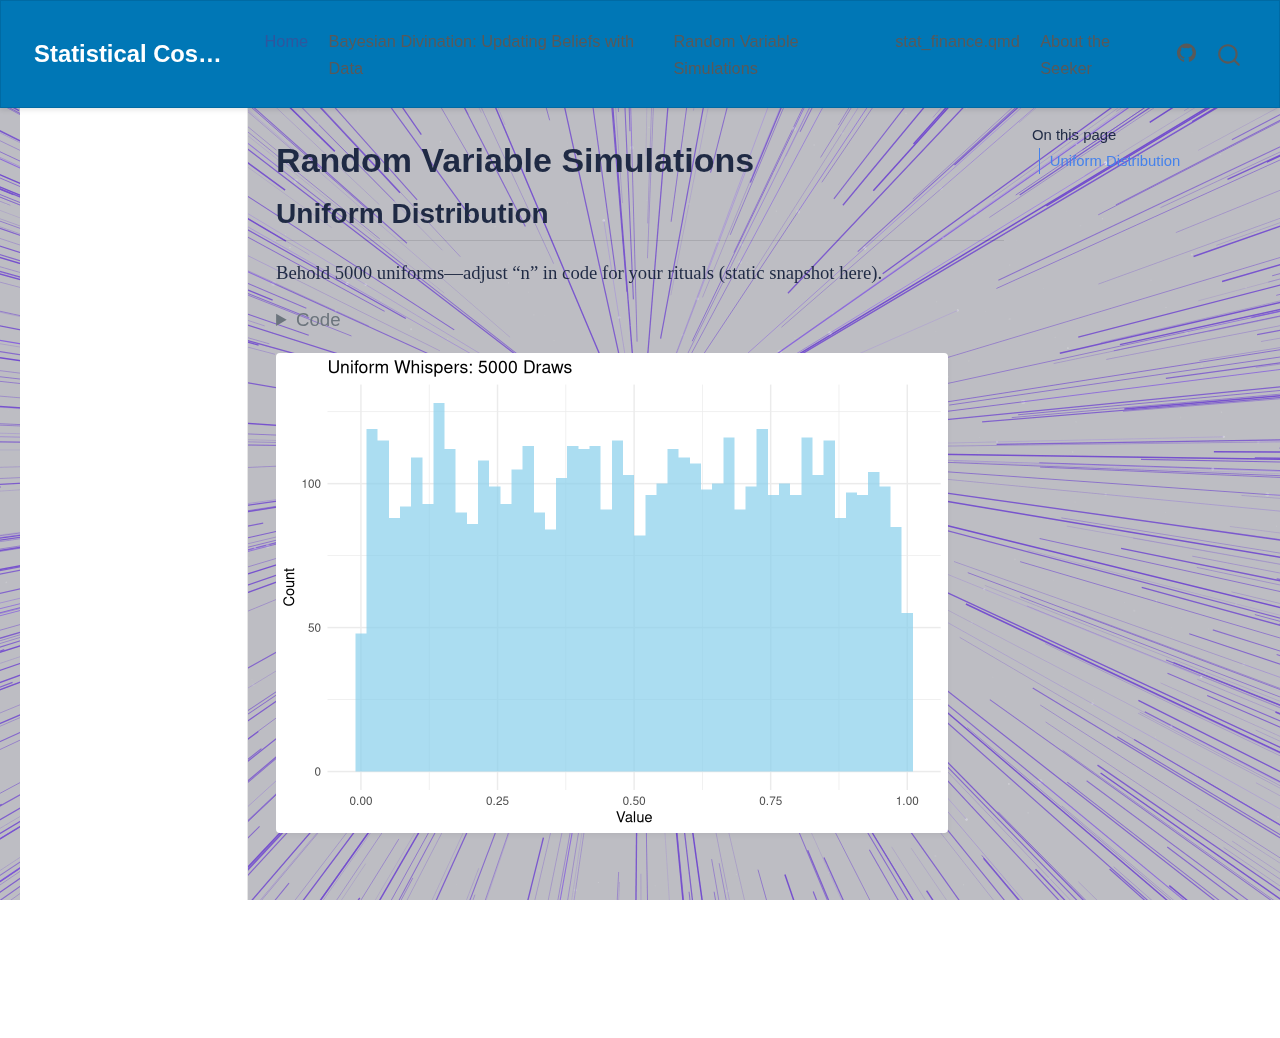
<file: docs/simulations.html>
<!DOCTYPE html>
<html xmlns="http://www.w3.org/1999/xhtml" lang="en" xml:lang="en"><head>

<meta charset="utf-8">
<meta name="generator" content="quarto-1.8.25">

<meta name="viewport" content="width=device-width, initial-scale=1.0, user-scalable=yes">


<title>Random Variable Simulations – Statistical Cosmos</title>
<style>
code{white-space: pre-wrap;}
span.smallcaps{font-variant: small-caps;}
div.columns{display: flex; gap: min(4vw, 1.5em);}
div.column{flex: auto; overflow-x: auto;}
div.hanging-indent{margin-left: 1.5em; text-indent: -1.5em;}
ul.task-list{list-style: none;}
ul.task-list li input[type="checkbox"] {
  width: 0.8em;
  margin: 0 0.8em 0.2em -1em; /* quarto-specific, see https://github.com/quarto-dev/quarto-cli/issues/4556 */ 
  vertical-align: middle;
}
/* CSS for syntax highlighting */
html { -webkit-text-size-adjust: 100%; }
pre > code.sourceCode { white-space: pre; position: relative; }
pre > code.sourceCode > span { display: inline-block; line-height: 1.25; }
pre > code.sourceCode > span:empty { height: 1.2em; }
.sourceCode { overflow: visible; }
code.sourceCode > span { color: inherit; text-decoration: inherit; }
div.sourceCode { margin: 1em 0; }
pre.sourceCode { margin: 0; }
@media screen {
div.sourceCode { overflow: auto; }
}
@media print {
pre > code.sourceCode { white-space: pre-wrap; }
pre > code.sourceCode > span { text-indent: -5em; padding-left: 5em; }
}
pre.numberSource code
  { counter-reset: source-line 0; }
pre.numberSource code > span
  { position: relative; left: -4em; counter-increment: source-line; }
pre.numberSource code > span > a:first-child::before
  { content: counter(source-line);
    position: relative; left: -1em; text-align: right; vertical-align: baseline;
    border: none; display: inline-block;
    -webkit-touch-callout: none; -webkit-user-select: none;
    -khtml-user-select: none; -moz-user-select: none;
    -ms-user-select: none; user-select: none;
    padding: 0 4px; width: 4em;
  }
pre.numberSource { margin-left: 3em;  padding-left: 4px; }
div.sourceCode
  {   }
@media screen {
pre > code.sourceCode > span > a:first-child::before { text-decoration: underline; }
}
</style>


<script src="site_libs/quarto-nav/quarto-nav.js"></script>
<script src="site_libs/quarto-nav/headroom.min.js"></script>
<script src="site_libs/clipboard/clipboard.min.js"></script>
<script src="site_libs/quarto-search/autocomplete.umd.js"></script>
<script src="site_libs/quarto-search/fuse.min.js"></script>
<script src="site_libs/quarto-search/quarto-search.js"></script>
<meta name="quarto:offset" content="./">
<script src="site_libs/quarto-html/quarto.js" type="module"></script>
<script src="site_libs/quarto-html/tabsets/tabsets.js" type="module"></script>
<script src="site_libs/quarto-html/axe/axe-check.js" type="module"></script>
<script src="site_libs/quarto-html/popper.min.js"></script>
<script src="site_libs/quarto-html/tippy.umd.min.js"></script>
<script src="site_libs/quarto-html/anchor.min.js"></script>
<link href="site_libs/quarto-html/tippy.css" rel="stylesheet">
<link href="site_libs/quarto-html/quarto-syntax-highlighting-7b89279ff1a6dce999919e0e67d4d9ec.css" rel="stylesheet" id="quarto-text-highlighting-styles">
<script src="site_libs/bootstrap/bootstrap.min.js"></script>
<link href="site_libs/bootstrap/bootstrap-icons.css" rel="stylesheet">
<link href="site_libs/bootstrap/bootstrap-6ed4a91cb02c6c931847aa17a3879270.min.css" rel="stylesheet" append-hash="true" id="quarto-bootstrap" data-mode="light">
<script id="quarto-search-options" type="application/json">{
  "location": "navbar",
  "copy-button": false,
  "collapse-after": 3,
  "panel-placement": "end",
  "type": "overlay",
  "limit": 50,
  "keyboard-shortcut": [
    "f",
    "/",
    "s"
  ],
  "show-item-context": false,
  "language": {
    "search-no-results-text": "No results",
    "search-matching-documents-text": "matching documents",
    "search-copy-link-title": "Copy link to search",
    "search-hide-matches-text": "Hide additional matches",
    "search-more-match-text": "more match in this document",
    "search-more-matches-text": "more matches in this document",
    "search-clear-button-title": "Clear",
    "search-text-placeholder": "",
    "search-detached-cancel-button-title": "Cancel",
    "search-submit-button-title": "Submit",
    "search-label": "Search"
  }
}</script>
<link rel="stylesheet" href="https://fonts.googleapis.com/css2?family=Source+Sans+Pro:wght@400;600&amp;family=JetBrains+Mono&amp;display=swap">
</head><body class="nav-sidebar docked nav-fixed quarto-light"><canvas id="starfield" style="position: fixed; top: 0; left: 0; width: 100%; height: 100%; z-index: -1;"></canvas>
<script src="starfield.js"></script>


<link rel="stylesheet" href="styles.css">




<div id="quarto-search-results"></div>
  <header id="quarto-header" class="headroom fixed-top">
    <nav class="navbar navbar-expand-lg " data-bs-theme="dark">
      <div class="navbar-container container-fluid">
      <div class="navbar-brand-container mx-auto">
    <a href="./index.html" class="navbar-brand navbar-brand-logo">
    </a>
    <a class="navbar-brand" href="./index.html">
    <span class="navbar-title">Statistical Cosmos</span>
    </a>
  </div>
            <div id="quarto-search" class="" title="Search"></div>
          <button class="navbar-toggler" type="button" data-bs-toggle="collapse" data-bs-target="#navbarCollapse" aria-controls="navbarCollapse" role="menu" aria-expanded="false" aria-label="Toggle navigation" onclick="if (window.quartoToggleHeadroom) { window.quartoToggleHeadroom(); }">
  <span class="navbar-toggler-icon"></span>
</button>
          <div class="collapse navbar-collapse" id="navbarCollapse">
            <ul class="navbar-nav navbar-nav-scroll me-auto">
  <li class="nav-item">
    <a class="nav-link active" href="./index.html" aria-current="page"> 
<span class="menu-text">Home</span></a>
  </li>  
  <li class="nav-item">
    <a class="nav-link" href="./bayesian-divination.html"> 
<span class="menu-text">Bayesian Divination: Updating Beliefs with Data</span></a>
  </li>  
  <li class="nav-item">
    <a class="nav-link" href="./simulations.html"> 
<span class="menu-text">Random Variable Simulations</span></a>
  </li>  
  <li class="nav-item">
    <span class="nav-link">
<span class="menu-text">stat_finance.qmd</span>
    </span>
  </li>  
  <li class="nav-item">
    <a class="nav-link" href="./about.html"> 
<span class="menu-text">About the Seeker</span></a>
  </li>  
</ul>
            <ul class="navbar-nav navbar-nav-scroll ms-auto">
  <li class="nav-item compact">
    <a class="nav-link" href="http://github.com/paul-kimani/Journey-to-becoming-a-Statistical-Prophet"> <i class="bi bi-github" role="img">
</i> 
<span class="menu-text"></span></a>
  </li>  
</ul>
          </div> <!-- /navcollapse -->
            <div class="quarto-navbar-tools">
</div>
      </div> <!-- /container-fluid -->
    </nav>
  <nav class="quarto-secondary-nav">
    <div class="container-fluid d-flex">
      <button type="button" class="quarto-btn-toggle btn" data-bs-toggle="collapse" role="button" data-bs-target=".quarto-sidebar-collapse-item" aria-controls="quarto-sidebar" aria-expanded="false" aria-label="Toggle sidebar navigation" onclick="if (window.quartoToggleHeadroom) { window.quartoToggleHeadroom(); }">
        <i class="bi bi-layout-text-sidebar-reverse"></i>
      </button>
        <nav class="quarto-page-breadcrumbs" aria-label="breadcrumb"><ol class="breadcrumb"><li class="breadcrumb-item">Random Variable Simulations</li></ol></nav>
        <a class="flex-grow-1" role="navigation" data-bs-toggle="collapse" data-bs-target=".quarto-sidebar-collapse-item" aria-controls="quarto-sidebar" aria-expanded="false" aria-label="Toggle sidebar navigation" onclick="if (window.quartoToggleHeadroom) { window.quartoToggleHeadroom(); }">      
        </a>
    </div>
  </nav>
</header>
<!-- content -->
<div id="quarto-content" class="quarto-container page-columns page-rows-contents page-layout-article page-navbar">
<!-- sidebar -->
  <nav id="quarto-sidebar" class="sidebar collapse collapse-horizontal quarto-sidebar-collapse-item sidebar-navigation docked overflow-auto">
    <div class="pt-lg-2 mt-2 text-left sidebar-header">
      <a href="./index.html" class="sidebar-logo-link">
      </a>
      </div>
</nav>
<div id="quarto-sidebar-glass" class="quarto-sidebar-collapse-item" data-bs-toggle="collapse" data-bs-target=".quarto-sidebar-collapse-item"></div>
<!-- margin-sidebar -->
    <div id="quarto-margin-sidebar" class="sidebar margin-sidebar">
        <nav id="TOC" role="doc-toc" class="toc-active">
    <h2 id="toc-title">On this page</h2>
   
  <ul>
  <li><a href="#uniform-distribution" id="toc-uniform-distribution" class="nav-link active" data-scroll-target="#uniform-distribution">Uniform Distribution</a></li>
  </ul>
</nav>
    </div>
<!-- main -->
<main class="content" id="quarto-document-content">

<header id="title-block-header" class="quarto-title-block default">
<div class="quarto-title">
<h1 class="title">Random Variable Simulations</h1>
</div>



<div class="quarto-title-meta">

    
  
    
  </div>
  


</header>


<section id="uniform-distribution" class="level2">
<h2 class="anchored" data-anchor-id="uniform-distribution">Uniform Distribution</h2>
<p>Behold 5000 uniforms—adjust “n” in code for your rituals (static snapshot here).</p>
<div class="cell">
<details class="code-fold">
<summary>Code</summary>
<div class="code-copy-outer-scaffold"><div class="sourceCode cell-code" id="cb1"><pre class="sourceCode r code-with-copy"><code class="sourceCode r"><span id="cb1-1"><a href="#cb1-1" aria-hidden="true" tabindex="-1"></a><span class="fu">library</span>(ggplot2)</span>
<span id="cb1-2"><a href="#cb1-2" aria-hidden="true" tabindex="-1"></a>n_draws <span class="ot">&lt;-</span> <span class="dv">5000</span>  <span class="co"># Fixed "slider" value—tweak and re-render!</span></span>
<span id="cb1-3"><a href="#cb1-3" aria-hidden="true" tabindex="-1"></a><span class="fu">set.seed</span>(<span class="dv">123</span>)</span>
<span id="cb1-4"><a href="#cb1-4" aria-hidden="true" tabindex="-1"></a>uniforms <span class="ot">&lt;-</span> <span class="fu">runif</span>(n_draws, <span class="at">min =</span> <span class="dv">0</span>, <span class="at">max =</span> <span class="dv">1</span>)</span>
<span id="cb1-5"><a href="#cb1-5" aria-hidden="true" tabindex="-1"></a>df <span class="ot">&lt;-</span> <span class="fu">data.frame</span>(<span class="at">x =</span> uniforms)</span>
<span id="cb1-6"><a href="#cb1-6" aria-hidden="true" tabindex="-1"></a></span>
<span id="cb1-7"><a href="#cb1-7" aria-hidden="true" tabindex="-1"></a><span class="fu">ggplot</span>(df, <span class="fu">aes</span>(x)) <span class="sc">+</span> </span>
<span id="cb1-8"><a href="#cb1-8" aria-hidden="true" tabindex="-1"></a>  <span class="fu">geom_histogram</span>(<span class="at">bins =</span> <span class="dv">50</span>, <span class="at">fill =</span> <span class="st">"skyblue"</span>, <span class="at">alpha =</span> <span class="fl">0.7</span>) <span class="sc">+</span> </span>
<span id="cb1-9"><a href="#cb1-9" aria-hidden="true" tabindex="-1"></a>  <span class="fu">labs</span>(<span class="at">title =</span> <span class="fu">paste</span>(<span class="st">"Uniform Whispers:"</span>, n_draws, <span class="st">"Draws"</span>), <span class="at">x =</span> <span class="st">"Value"</span>, <span class="at">y =</span> <span class="st">"Count"</span>) <span class="sc">+</span></span>
<span id="cb1-10"><a href="#cb1-10" aria-hidden="true" tabindex="-1"></a>  <span class="fu">theme_minimal</span>()</span></code></pre></div><button title="Copy to Clipboard" class="code-copy-button"><i class="bi"></i></button></div>
</details>
<div class="cell-output-display">
<div>
<figure class="figure">
<p><img src="simulations_files/figure-html/uniform-sim-1.png" class="img-fluid figure-img" width="672"></p>
</figure>
</div>
</div>
</div>


</section>

</main> <!-- /main -->
<script id="quarto-html-after-body" type="application/javascript">
  window.document.addEventListener("DOMContentLoaded", function (event) {
    const icon = "";
    const anchorJS = new window.AnchorJS();
    anchorJS.options = {
      placement: 'right',
      icon: icon
    };
    anchorJS.add('.anchored');
    const isCodeAnnotation = (el) => {
      for (const clz of el.classList) {
        if (clz.startsWith('code-annotation-')) {                     
          return true;
        }
      }
      return false;
    }
    const onCopySuccess = function(e) {
      // button target
      const button = e.trigger;
      // don't keep focus
      button.blur();
      // flash "checked"
      button.classList.add('code-copy-button-checked');
      var currentTitle = button.getAttribute("title");
      button.setAttribute("title", "Copied!");
      let tooltip;
      if (window.bootstrap) {
        button.setAttribute("data-bs-toggle", "tooltip");
        button.setAttribute("data-bs-placement", "left");
        button.setAttribute("data-bs-title", "Copied!");
        tooltip = new bootstrap.Tooltip(button, 
          { trigger: "manual", 
            customClass: "code-copy-button-tooltip",
            offset: [0, -8]});
        tooltip.show();    
      }
      setTimeout(function() {
        if (tooltip) {
          tooltip.hide();
          button.removeAttribute("data-bs-title");
          button.removeAttribute("data-bs-toggle");
          button.removeAttribute("data-bs-placement");
        }
        button.setAttribute("title", currentTitle);
        button.classList.remove('code-copy-button-checked');
      }, 1000);
      // clear code selection
      e.clearSelection();
    }
    const getTextToCopy = function(trigger) {
      const outerScaffold = trigger.parentElement.cloneNode(true);
      const codeEl = outerScaffold.querySelector('code');
      for (const childEl of codeEl.children) {
        if (isCodeAnnotation(childEl)) {
          childEl.remove();
        }
      }
      return codeEl.innerText;
    }
    const clipboard = new window.ClipboardJS('.code-copy-button:not([data-in-quarto-modal])', {
      text: getTextToCopy
    });
    clipboard.on('success', onCopySuccess);
    if (window.document.getElementById('quarto-embedded-source-code-modal')) {
      const clipboardModal = new window.ClipboardJS('.code-copy-button[data-in-quarto-modal]', {
        text: getTextToCopy,
        container: window.document.getElementById('quarto-embedded-source-code-modal')
      });
      clipboardModal.on('success', onCopySuccess);
    }
      var localhostRegex = new RegExp(/^(?:http|https):\/\/localhost\:?[0-9]*\//);
      var mailtoRegex = new RegExp(/^mailto:/);
        var filterRegex = new RegExp('/' + window.location.host + '/');
      var isInternal = (href) => {
          return filterRegex.test(href) || localhostRegex.test(href) || mailtoRegex.test(href);
      }
      // Inspect non-navigation links and adorn them if external
     var links = window.document.querySelectorAll('a[href]:not(.nav-link):not(.navbar-brand):not(.toc-action):not(.sidebar-link):not(.sidebar-item-toggle):not(.pagination-link):not(.no-external):not([aria-hidden]):not(.dropdown-item):not(.quarto-navigation-tool):not(.about-link)');
      for (var i=0; i<links.length; i++) {
        const link = links[i];
        if (!isInternal(link.href)) {
          // undo the damage that might have been done by quarto-nav.js in the case of
          // links that we want to consider external
          if (link.dataset.originalHref !== undefined) {
            link.href = link.dataset.originalHref;
          }
        }
      }
    function tippyHover(el, contentFn, onTriggerFn, onUntriggerFn) {
      const config = {
        allowHTML: true,
        maxWidth: 500,
        delay: 100,
        arrow: false,
        appendTo: function(el) {
            return el.parentElement;
        },
        interactive: true,
        interactiveBorder: 10,
        theme: 'quarto',
        placement: 'bottom-start',
      };
      if (contentFn) {
        config.content = contentFn;
      }
      if (onTriggerFn) {
        config.onTrigger = onTriggerFn;
      }
      if (onUntriggerFn) {
        config.onUntrigger = onUntriggerFn;
      }
      window.tippy(el, config); 
    }
    const noterefs = window.document.querySelectorAll('a[role="doc-noteref"]');
    for (var i=0; i<noterefs.length; i++) {
      const ref = noterefs[i];
      tippyHover(ref, function() {
        // use id or data attribute instead here
        let href = ref.getAttribute('data-footnote-href') || ref.getAttribute('href');
        try { href = new URL(href).hash; } catch {}
        const id = href.replace(/^#\/?/, "");
        const note = window.document.getElementById(id);
        if (note) {
          return note.innerHTML;
        } else {
          return "";
        }
      });
    }
    const xrefs = window.document.querySelectorAll('a.quarto-xref');
    const processXRef = (id, note) => {
      // Strip column container classes
      const stripColumnClz = (el) => {
        el.classList.remove("page-full", "page-columns");
        if (el.children) {
          for (const child of el.children) {
            stripColumnClz(child);
          }
        }
      }
      stripColumnClz(note)
      if (id === null || id.startsWith('sec-')) {
        // Special case sections, only their first couple elements
        const container = document.createElement("div");
        if (note.children && note.children.length > 2) {
          container.appendChild(note.children[0].cloneNode(true));
          for (let i = 1; i < note.children.length; i++) {
            const child = note.children[i];
            if (child.tagName === "P" && child.innerText === "") {
              continue;
            } else {
              container.appendChild(child.cloneNode(true));
              break;
            }
          }
          if (window.Quarto?.typesetMath) {
            window.Quarto.typesetMath(container);
          }
          return container.innerHTML
        } else {
          if (window.Quarto?.typesetMath) {
            window.Quarto.typesetMath(note);
          }
          return note.innerHTML;
        }
      } else {
        // Remove any anchor links if they are present
        const anchorLink = note.querySelector('a.anchorjs-link');
        if (anchorLink) {
          anchorLink.remove();
        }
        if (window.Quarto?.typesetMath) {
          window.Quarto.typesetMath(note);
        }
        if (note.classList.contains("callout")) {
          return note.outerHTML;
        } else {
          return note.innerHTML;
        }
      }
    }
    for (var i=0; i<xrefs.length; i++) {
      const xref = xrefs[i];
      tippyHover(xref, undefined, function(instance) {
        instance.disable();
        let url = xref.getAttribute('href');
        let hash = undefined; 
        if (url.startsWith('#')) {
          hash = url;
        } else {
          try { hash = new URL(url).hash; } catch {}
        }
        if (hash) {
          const id = hash.replace(/^#\/?/, "");
          const note = window.document.getElementById(id);
          if (note !== null) {
            try {
              const html = processXRef(id, note.cloneNode(true));
              instance.setContent(html);
            } finally {
              instance.enable();
              instance.show();
            }
          } else {
            // See if we can fetch this
            fetch(url.split('#')[0])
            .then(res => res.text())
            .then(html => {
              const parser = new DOMParser();
              const htmlDoc = parser.parseFromString(html, "text/html");
              const note = htmlDoc.getElementById(id);
              if (note !== null) {
                const html = processXRef(id, note);
                instance.setContent(html);
              } 
            }).finally(() => {
              instance.enable();
              instance.show();
            });
          }
        } else {
          // See if we can fetch a full url (with no hash to target)
          // This is a special case and we should probably do some content thinning / targeting
          fetch(url)
          .then(res => res.text())
          .then(html => {
            const parser = new DOMParser();
            const htmlDoc = parser.parseFromString(html, "text/html");
            const note = htmlDoc.querySelector('main.content');
            if (note !== null) {
              // This should only happen for chapter cross references
              // (since there is no id in the URL)
              // remove the first header
              if (note.children.length > 0 && note.children[0].tagName === "HEADER") {
                note.children[0].remove();
              }
              const html = processXRef(null, note);
              instance.setContent(html);
            } 
          }).finally(() => {
            instance.enable();
            instance.show();
          });
        }
      }, function(instance) {
      });
    }
        let selectedAnnoteEl;
        const selectorForAnnotation = ( cell, annotation) => {
          let cellAttr = 'data-code-cell="' + cell + '"';
          let lineAttr = 'data-code-annotation="' +  annotation + '"';
          const selector = 'span[' + cellAttr + '][' + lineAttr + ']';
          return selector;
        }
        const selectCodeLines = (annoteEl) => {
          const doc = window.document;
          const targetCell = annoteEl.getAttribute("data-target-cell");
          const targetAnnotation = annoteEl.getAttribute("data-target-annotation");
          const annoteSpan = window.document.querySelector(selectorForAnnotation(targetCell, targetAnnotation));
          const lines = annoteSpan.getAttribute("data-code-lines").split(",");
          const lineIds = lines.map((line) => {
            return targetCell + "-" + line;
          })
          let top = null;
          let height = null;
          let parent = null;
          if (lineIds.length > 0) {
              //compute the position of the single el (top and bottom and make a div)
              const el = window.document.getElementById(lineIds[0]);
              top = el.offsetTop;
              height = el.offsetHeight;
              parent = el.parentElement.parentElement;
            if (lineIds.length > 1) {
              const lastEl = window.document.getElementById(lineIds[lineIds.length - 1]);
              const bottom = lastEl.offsetTop + lastEl.offsetHeight;
              height = bottom - top;
            }
            if (top !== null && height !== null && parent !== null) {
              // cook up a div (if necessary) and position it 
              let div = window.document.getElementById("code-annotation-line-highlight");
              if (div === null) {
                div = window.document.createElement("div");
                div.setAttribute("id", "code-annotation-line-highlight");
                div.style.position = 'absolute';
                parent.appendChild(div);
              }
              div.style.top = top - 2 + "px";
              div.style.height = height + 4 + "px";
              div.style.left = 0;
              let gutterDiv = window.document.getElementById("code-annotation-line-highlight-gutter");
              if (gutterDiv === null) {
                gutterDiv = window.document.createElement("div");
                gutterDiv.setAttribute("id", "code-annotation-line-highlight-gutter");
                gutterDiv.style.position = 'absolute';
                const codeCell = window.document.getElementById(targetCell);
                const gutter = codeCell.querySelector('.code-annotation-gutter');
                gutter.appendChild(gutterDiv);
              }
              gutterDiv.style.top = top - 2 + "px";
              gutterDiv.style.height = height + 4 + "px";
            }
            selectedAnnoteEl = annoteEl;
          }
        };
        const unselectCodeLines = () => {
          const elementsIds = ["code-annotation-line-highlight", "code-annotation-line-highlight-gutter"];
          elementsIds.forEach((elId) => {
            const div = window.document.getElementById(elId);
            if (div) {
              div.remove();
            }
          });
          selectedAnnoteEl = undefined;
        };
          // Handle positioning of the toggle
      window.addEventListener(
        "resize",
        throttle(() => {
          elRect = undefined;
          if (selectedAnnoteEl) {
            selectCodeLines(selectedAnnoteEl);
          }
        }, 10)
      );
      function throttle(fn, ms) {
      let throttle = false;
      let timer;
        return (...args) => {
          if(!throttle) { // first call gets through
              fn.apply(this, args);
              throttle = true;
          } else { // all the others get throttled
              if(timer) clearTimeout(timer); // cancel #2
              timer = setTimeout(() => {
                fn.apply(this, args);
                timer = throttle = false;
              }, ms);
          }
        };
      }
        // Attach click handler to the DT
        const annoteDls = window.document.querySelectorAll('dt[data-target-cell]');
        for (const annoteDlNode of annoteDls) {
          annoteDlNode.addEventListener('click', (event) => {
            const clickedEl = event.target;
            if (clickedEl !== selectedAnnoteEl) {
              unselectCodeLines();
              const activeEl = window.document.querySelector('dt[data-target-cell].code-annotation-active');
              if (activeEl) {
                activeEl.classList.remove('code-annotation-active');
              }
              selectCodeLines(clickedEl);
              clickedEl.classList.add('code-annotation-active');
            } else {
              // Unselect the line
              unselectCodeLines();
              clickedEl.classList.remove('code-annotation-active');
            }
          });
        }
    const findCites = (el) => {
      const parentEl = el.parentElement;
      if (parentEl) {
        const cites = parentEl.dataset.cites;
        if (cites) {
          return {
            el,
            cites: cites.split(' ')
          };
        } else {
          return findCites(el.parentElement)
        }
      } else {
        return undefined;
      }
    };
    var bibliorefs = window.document.querySelectorAll('a[role="doc-biblioref"]');
    for (var i=0; i<bibliorefs.length; i++) {
      const ref = bibliorefs[i];
      const citeInfo = findCites(ref);
      if (citeInfo) {
        tippyHover(citeInfo.el, function() {
          var popup = window.document.createElement('div');
          citeInfo.cites.forEach(function(cite) {
            var citeDiv = window.document.createElement('div');
            citeDiv.classList.add('hanging-indent');
            citeDiv.classList.add('csl-entry');
            var biblioDiv = window.document.getElementById('ref-' + cite);
            if (biblioDiv) {
              citeDiv.innerHTML = biblioDiv.innerHTML;
            }
            popup.appendChild(citeDiv);
          });
          return popup.innerHTML;
        });
      }
    }
  });
  </script>
</div> <!-- /content -->




</body></html>
</file>
<file: docs/site_libs/quarto-html/tippy.css>
.tippy-box[data-animation=fade][data-state=hidden]{opacity:0}[data-tippy-root]{max-width:calc(100vw - 10px)}.tippy-box{position:relative;background-color:#333;color:#fff;border-radius:4px;font-size:14px;line-height:1.4;white-space:normal;outline:0;transition-property:transform,visibility,opacity}.tippy-box[data-placement^=top]>.tippy-arrow{bottom:0}.tippy-box[data-placement^=top]>.tippy-arrow:before{bottom:-7px;left:0;border-width:8px 8px 0;border-top-color:initial;transform-origin:center top}.tippy-box[data-placement^=bottom]>.tippy-arrow{top:0}.tippy-box[data-placement^=bottom]>.tippy-arrow:before{top:-7px;left:0;border-width:0 8px 8px;border-bottom-color:initial;transform-origin:center bottom}.tippy-box[data-placement^=left]>.tippy-arrow{right:0}.tippy-box[data-placement^=left]>.tippy-arrow:before{border-width:8px 0 8px 8px;border-left-color:initial;right:-7px;transform-origin:center left}.tippy-box[data-placement^=right]>.tippy-arrow{left:0}.tippy-box[data-placement^=right]>.tippy-arrow:before{left:-7px;border-width:8px 8px 8px 0;border-right-color:initial;transform-origin:center right}.tippy-box[data-inertia][data-state=visible]{transition-timing-function:cubic-bezier(.54,1.5,.38,1.11)}.tippy-arrow{width:16px;height:16px;color:#333}.tippy-arrow:before{content:"";position:absolute;border-color:transparent;border-style:solid}.tippy-content{position:relative;padding:5px 9px;z-index:1}
</file>
<file: docs/site_libs/quarto-html/quarto-syntax-highlighting-7b89279ff1a6dce999919e0e67d4d9ec.css>
/* quarto syntax highlight colors */
:root {
  --quarto-hl-ot-color: #003B4F;
  --quarto-hl-at-color: #657422;
  --quarto-hl-ss-color: #20794D;
  --quarto-hl-an-color: #5E5E5E;
  --quarto-hl-fu-color: #4758AB;
  --quarto-hl-st-color: #20794D;
  --quarto-hl-cf-color: #003B4F;
  --quarto-hl-op-color: #5E5E5E;
  --quarto-hl-er-color: #AD0000;
  --quarto-hl-bn-color: #AD0000;
  --quarto-hl-al-color: #AD0000;
  --quarto-hl-va-color: #111111;
  --quarto-hl-bu-color: inherit;
  --quarto-hl-ex-color: inherit;
  --quarto-hl-pp-color: #AD0000;
  --quarto-hl-in-color: #5E5E5E;
  --quarto-hl-vs-color: #20794D;
  --quarto-hl-wa-color: #5E5E5E;
  --quarto-hl-do-color: #5E5E5E;
  --quarto-hl-im-color: #00769E;
  --quarto-hl-ch-color: #20794D;
  --quarto-hl-dt-color: #AD0000;
  --quarto-hl-fl-color: #AD0000;
  --quarto-hl-co-color: #5E5E5E;
  --quarto-hl-cv-color: #5E5E5E;
  --quarto-hl-cn-color: #8f5902;
  --quarto-hl-sc-color: #5E5E5E;
  --quarto-hl-dv-color: #AD0000;
  --quarto-hl-kw-color: #003B4F;
}

/* other quarto variables */
:root {
  --quarto-font-monospace: SFMono-Regular, Menlo, Monaco, Consolas, "Liberation Mono", "Courier New", monospace;
}

/* syntax highlight based on Pandoc's rules */
pre > code.sourceCode > span {
  color: #003B4F;
}

code.sourceCode > span {
  color: #003B4F;
}

div.sourceCode,
div.sourceCode pre.sourceCode {
  color: #003B4F;
}

/* Normal */
code span {
  color: #003B4F;
}

/* Alert */
code span.al {
  color: #AD0000;
  font-style: inherit;
}

/* Annotation */
code span.an {
  color: #5E5E5E;
  font-style: inherit;
}

/* Attribute */
code span.at {
  color: #657422;
  font-style: inherit;
}

/* BaseN */
code span.bn {
  color: #AD0000;
  font-style: inherit;
}

/* BuiltIn */
code span.bu {
  font-style: inherit;
}

/* ControlFlow */
code span.cf {
  color: #003B4F;
  font-weight: bold;
  font-style: inherit;
}

/* Char */
code span.ch {
  color: #20794D;
  font-style: inherit;
}

/* Constant */
code span.cn {
  color: #8f5902;
  font-style: inherit;
}

/* Comment */
code span.co {
  color: #5E5E5E;
  font-style: inherit;
}

/* CommentVar */
code span.cv {
  color: #5E5E5E;
  font-style: italic;
}

/* Documentation */
code span.do {
  color: #5E5E5E;
  font-style: italic;
}

/* DataType */
code span.dt {
  color: #AD0000;
  font-style: inherit;
}

/* DecVal */
code span.dv {
  color: #AD0000;
  font-style: inherit;
}

/* Error */
code span.er {
  color: #AD0000;
  font-style: inherit;
}

/* Extension */
code span.ex {
  font-style: inherit;
}

/* Float */
code span.fl {
  color: #AD0000;
  font-style: inherit;
}

/* Function */
code span.fu {
  color: #4758AB;
  font-style: inherit;
}

/* Import */
code span.im {
  color: #00769E;
  font-style: inherit;
}

/* Information */
code span.in {
  color: #5E5E5E;
  font-style: inherit;
}

/* Keyword */
code span.kw {
  color: #003B4F;
  font-weight: bold;
  font-style: inherit;
}

/* Operator */
code span.op {
  color: #5E5E5E;
  font-style: inherit;
}

/* Other */
code span.ot {
  color: #003B4F;
  font-style: inherit;
}

/* Preprocessor */
code span.pp {
  color: #AD0000;
  font-style: inherit;
}

/* SpecialChar */
code span.sc {
  color: #5E5E5E;
  font-style: inherit;
}

/* SpecialString */
code span.ss {
  color: #20794D;
  font-style: inherit;
}

/* String */
code span.st {
  color: #20794D;
  font-style: inherit;
}

/* Variable */
code span.va {
  color: #111111;
  font-style: inherit;
}

/* VerbatimString */
code span.vs {
  color: #20794D;
  font-style: inherit;
}

/* Warning */
code span.wa {
  color: #5E5E5E;
  font-style: italic;
}

.prevent-inlining {
  content: "</";
}

/*# sourceMappingURL=3944bc705cfaf4c80e56f77c5205168a.css.map */
</file>
<file: docs/styles.css>
/* Modern, clean styling for an R-based Quarto site */
body {
  font-family: 'Roboto', 'Arial', sans-serif; /* Clean, modern sans-serif */
  line-height: 1.6; /* Comfortable spacing */
  color: #1f2a44; /* Dark navy for readability */
  background-color: #ffffff; /* Crisp white background */
  margin: 0;
  padding: 20px;
}

/* Navbar: Professional and sleek */
.navbar {
  background-color: #0077b6; /* Vibrant blue for a techy feel */
  padding: 1rem;
  box-shadow: 0 2px 5px rgba(0, 0, 0, 0.1); /* Subtle shadow */
}

.navbar-brand {
  font-weight: 600;
  font-size: 1.4rem;
  color: #ffffff !important; /* Bright white */
}

/* Code blocks: Clean and readable */
.sourceCode {
  background-color: #f5f7fa; /* Light gray, inspired by code editors */
  border-left: 4px solid #0077b6; /* Matching blue accent */
  padding: 1rem;
  border-radius: 4px;
  font-family: 'Fira Mono', monospace; /* Monospace for code */
  font-size: 0.9rem;
}

.code-output {
  background-color: #ffffff;
  border: 1px solid #e0e4e8;
  padding: 0.75rem;
  border-radius: 4px;
}

/* Plots and tables: Polished and professional */
img {
  max-width: 100%;
  border-radius: 4px;
  box-shadow: 0 2px 5px rgba(0, 0, 0, 0.05); /* Minimal shadow */
}

table {
  border-collapse: collapse;
  width: 100%;
  margin: 1.5rem 0;
  background-color: #ffffff;
}

th, td {
  border: 1px solid #e0e4e8;
  padding: 0.8rem;
  text-align: left;
}

th {
  background-color: #0077b6; /* Consistent blue */
  color: #ffffff;
  font-weight: 500;
}

/* Footer: Subtle and modern */
small {
  color: #606c88;
  font-size: 0.85rem;
}

/* Responsive design: Mobile-friendly */
@media (max-width: 768px) {
  body {
    font-size: 0.95rem;
    padding: 10px;
  }
  .navbar {
    padding: 0.5rem;
  }
}
</file>
